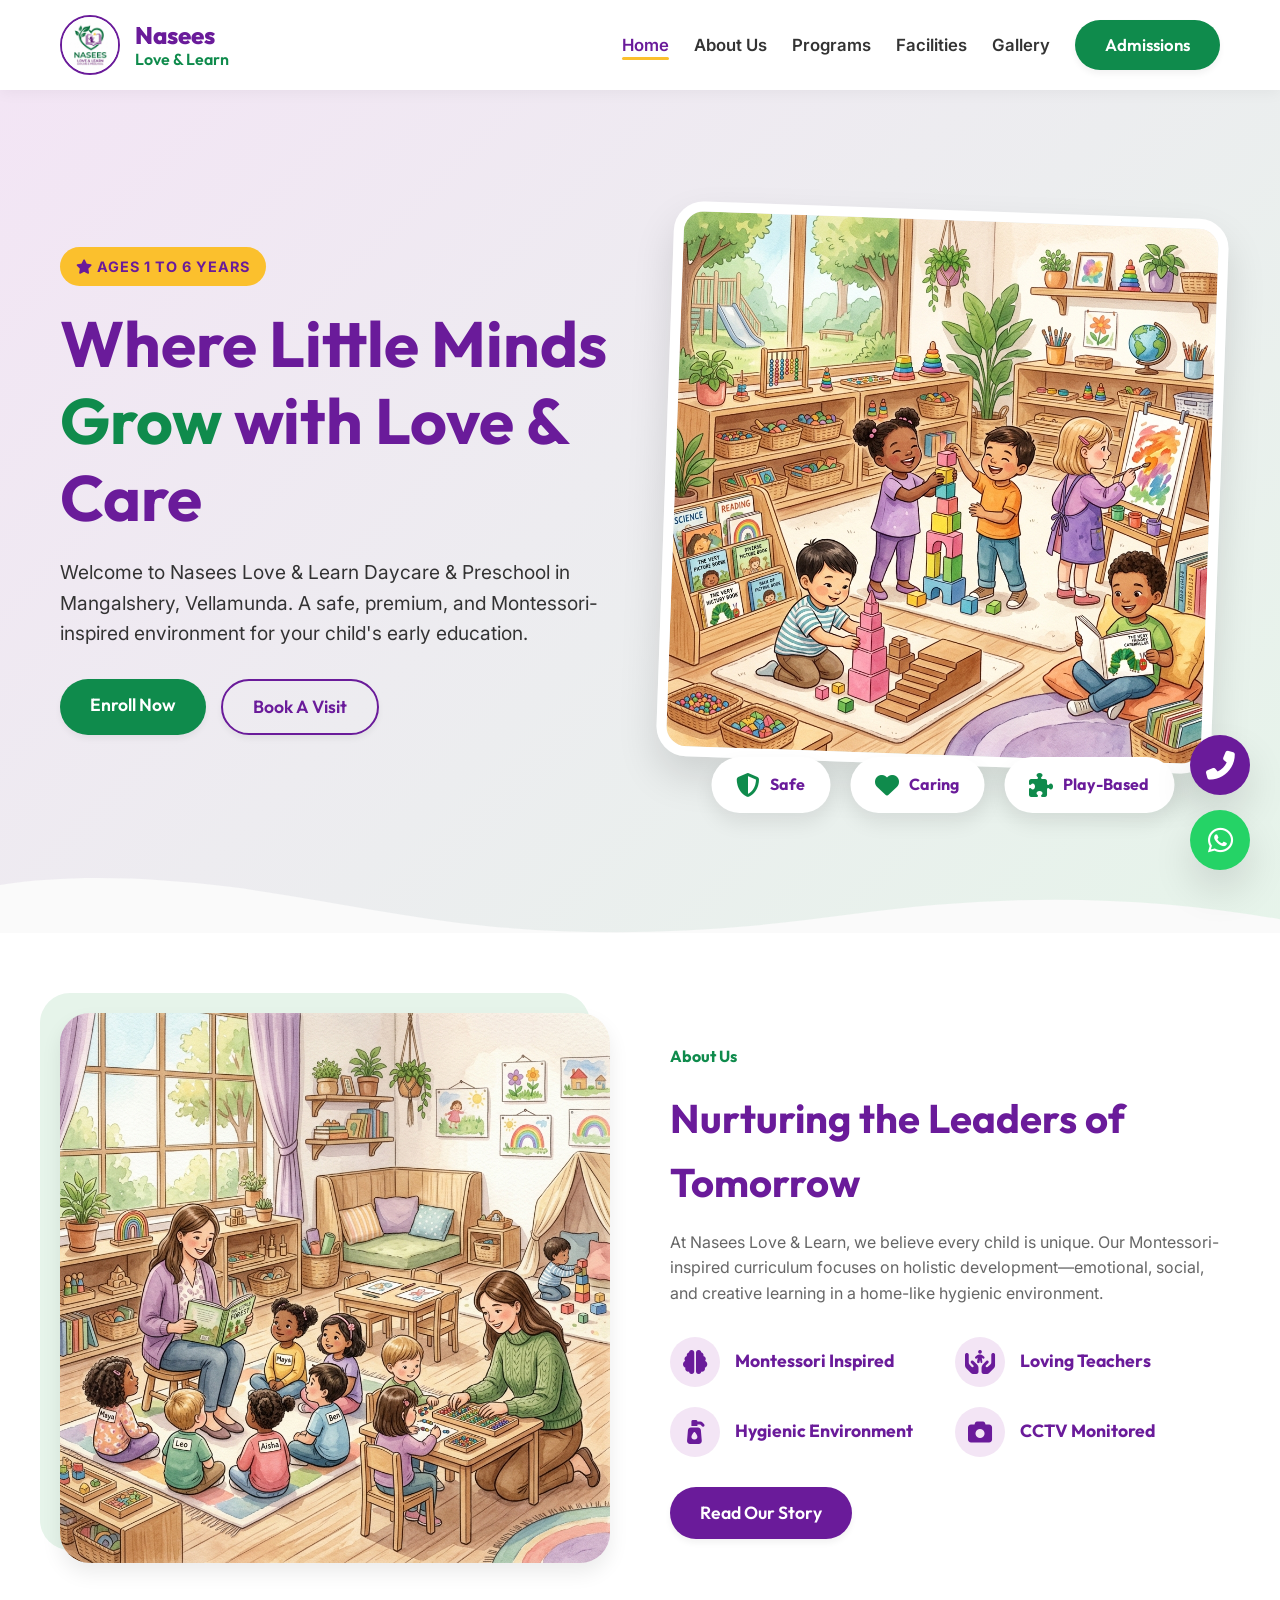
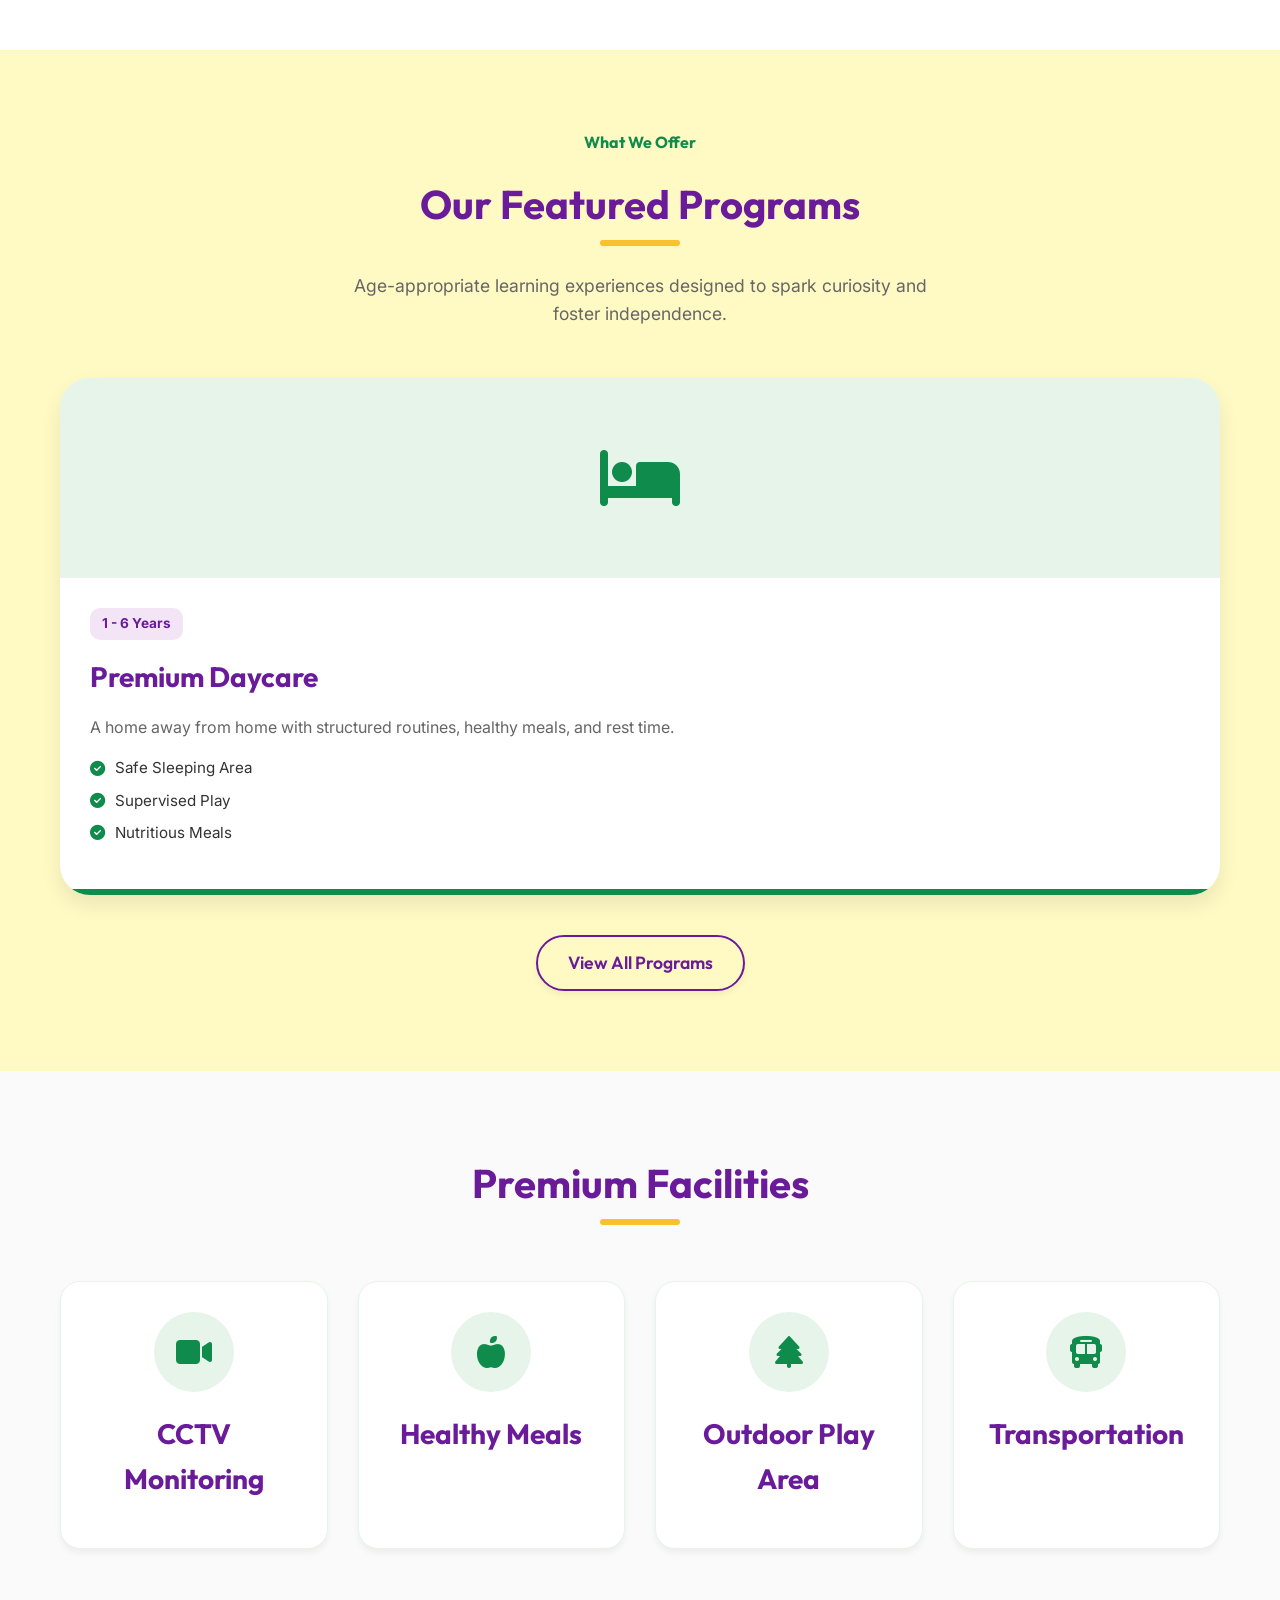
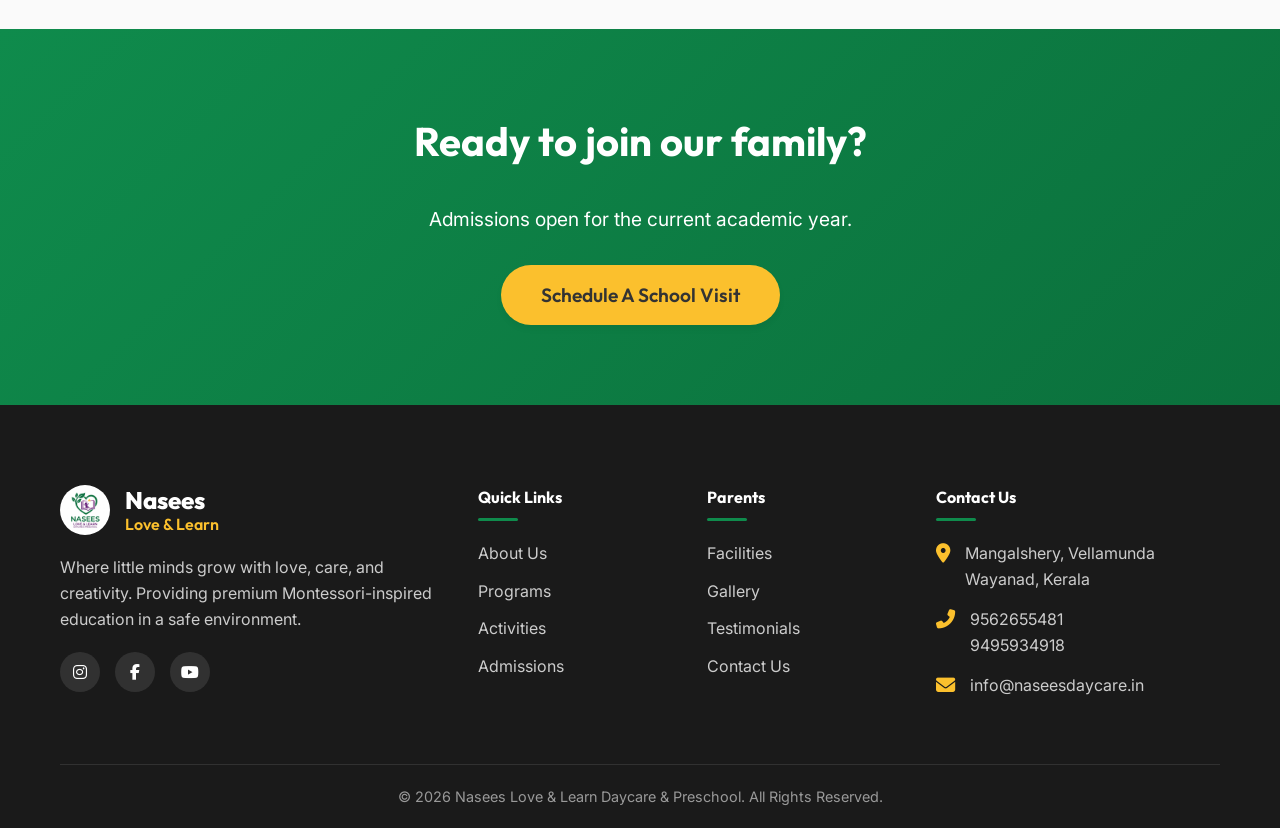
<file: index.html>
<!DOCTYPE html>
<html lang="en">
<head>
    <meta charset="UTF-8">
    <meta name="viewport" content="width=device-width, initial-scale=1.0">
    <title>Nasees Love & Learn Daycare & Preschool | Vellamunda</title>
    <meta name="description" content="Best Montessori-inspired daycare and preschool in Mangalshery, Vellamunda for kids aged 1-6 years. Safe environment, play-based learning, and caring teachers.">
    <meta name="google-site-verification" content="zxxIQJ_LNW7ix5Wt2FXTldjqKRWiNX_kegM1VCLg8W0" />
    
    <!-- Google Fonts -->
    <link rel="preconnect" href="https://fonts.googleapis.com">
    <link rel="preconnect" href="https://fonts.gstatic.com" crossorigin>
    <link href="https://fonts.googleapis.com/css2?family=Inter:wght@400;500;600&family=Outfit:wght@400;600;700;800&display=swap" rel="stylesheet">
    
    <!-- Font Awesome -->
    <link rel="stylesheet" href="https://cdnjs.cloudflare.com/ajax/libs/font-awesome/6.4.0/css/all.min.css">
    
    <!-- Custom CSS -->
    <link rel="stylesheet" href="style.css">
</head>
<body>

    <!-- Header / Navbar -->
    <header>
        <div class="navbar">
            <a href="index.html" class="logo-container">
                <img src="logo.png" alt="Nasees Daycare Logo" class="logo-img" onerror="this.src='https://placehold.co/100x100/0f8b4c/ffffff?text=Logo'">
                <div class="logo-text">
                    Nasees <span>Love & Learn</span>
                </div>
            </a>
            
            <ul class="nav-links">
                <li><a href="index.html" class="active">Home</a></li>
                <li><a href="about.html">About Us</a></li>
                <li><a href="programs.html">Programs</a></li>
                <li><a href="facilities.html">Facilities</a></li>
                <li><a href="gallery.html">Gallery</a></li>
                <li><a href="admissions.html" class="btn btn-primary" style="color: white;">Admissions</a></li>
            </ul>

            <button class="mobile-menu-btn"><i class="fas fa-bars"></i></button>
        </div>
    </header>

    <!-- Hero Section -->
    <section class="hero">
        <div class="container hero-container">
            <div class="hero-content">
                <div class="hero-tag floating-fast"><i class="fas fa-star text-purple"></i> Ages 1 to 6 Years</div>
                <h1>Where Little Minds <span>Grow</span> with Love & Care</h1>
                <p>Welcome to Nasees Love & Learn Daycare & Preschool in Mangalshery, Vellamunda. A safe, premium, and Montessori-inspired environment for your child's early education.</p>
                <div class="hero-btns">
                    <a href="admissions.html" class="btn btn-primary">Enroll Now</a>
                    <a href="contact.html" class="btn btn-outline bg-white">Book a Visit</a>
                </div>
            </div>
            <div class="hero-image floating-slow">
                <img src="hero_children.png" alt="Happy children at daycare" onerror="this.src='https://images.unsplash.com/photo-1544367567-0f2fcb009e0b?q=80&w=800&auto=format&fit=crop'">
                
                <!-- Trust Badges Overlay -->
                <div class="trust-badges">
                    <div class="badge"><i class="fas fa-shield-halved"></i> Safe</div>
                    <div class="badge"><i class="fas fa-heart"></i> Caring</div>
                    <div class="badge"><i class="fas fa-puzzle-piece"></i> Play-Based</div>
                </div>
            </div>
        </div>
        
        <!-- Shape Divider -->
        <div class="custom-shape-divider-bottom">
            <svg data-name="Layer 1" xmlns="http://www.w3.org/2000/svg" viewBox="0 0 1200 120" preserveAspectRatio="none">
                <path d="M321.39,56.44c58-10.79,114.16-30.13,172-41.86,82.39-16.72,168.19-17.73,250.45-.39C823.78,31,906.67,72,985.66,92.83c70.05,18.48,146.53,26.09,214.34,3V0H0V27.35A600.21,600.21,0,0,0,321.39,56.44Z" class="shape-fill"></path>
            </svg>
        </div>
    </section>

    <!-- About Section -->
    <section class="about section-padding">
        <div class="container about-grid">
            <div class="about-img">
                <img src="about_teachers.png" alt="Teachers caring for children" onerror="this.src='https://images.unsplash.com/photo-1503676260728-1c00da094a0b?q=80&w=800&auto=format&fit=crop'">
            </div>
            <div class="about-content">
                <h4 class="text-green text-uppercase font-weight-bold">About Us</h4>
                <h2>Nurturing the Leaders of Tomorrow</h2>
                <p>At Nasees Love & Learn, we believe every child is unique. Our Montessori-inspired curriculum focuses on holistic development—emotional, social, and creative learning in a home-like hygienic environment.</p>
                
                <div class="about-features">
                    <div class="feature-item">
                        <div class="feature-icon"><i class="fas fa-brain"></i></div>
                        <h4>Montessori Inspired</h4>
                    </div>
                    <div class="feature-item">
                        <div class="feature-icon"><i class="fas fa-hands-holding-child"></i></div>
                        <h4>Loving Teachers</h4>
                    </div>
                    <div class="feature-item">
                        <div class="feature-icon"><i class="fas fa-pump-soap"></i></div>
                        <h4>Hygienic Environment</h4>
                    </div>
                    <div class="feature-item">
                        <div class="feature-icon"><i class="fas fa-camera"></i></div>
                        <h4>CCTV Monitored</h4>
                    </div>
                </div>
                
                <div style="margin-top: 30px;">
                    <a href="about.html" class="btn btn-secondary">Read Our Story</a>
                </div>
            </div>
        </div>
    </section>

    <!-- Programs Section -->
    <section class="programs section-padding">
        <div class="container">
            <div class="section-title">
                <h4 class="text-green">What We Offer</h4>
                <h2>Our Featured Programs</h2>
                <p>Age-appropriate learning experiences designed to spark curiosity and foster independence.</p>
            </div>
            
            <div class="programs-grid">
                <!-- Daycare -->
                <div class="program-card">
                    <div class="program-img">
                        <i class="fas fa-bed"></i>
                    </div>
                    <div class="program-content">
                        <span class="program-age">1 - 6 Years</span>
                        <h3 class="text-purple">Premium Daycare</h3>
                        <p>A home away from home with structured routines, healthy meals, and rest time.</p>
                        <ul class="program-features">
                            <li><i class="fas fa-check-circle"></i> Safe Sleeping Area</li>
                            <li><i class="fas fa-check-circle"></i> Supervised Play</li>
                            <li><i class="fas fa-check-circle"></i> Nutritious Meals</li>
                        </ul>
                    </div>
                </div>
            </div>
            
            <div class="text-center" style="margin-top: 40px;">
                <a href="programs.html" class="btn btn-outline">View All Programs</a>
            </div>
        </div>
    </section>

    <!-- Facilities Preview -->
    <section class="section-padding bg-white">
        <div class="container">
            <div class="section-title">
                <h2>Premium Facilities</h2>
            </div>
            <div class="facilities-grid">
                <div class="facility-card">
                    <div class="facility-icon"><i class="fas fa-video"></i></div>
                    <h3>CCTV Monitoring</h3>
                </div>
                <div class="facility-card">
                    <div class="facility-icon"><i class="fas fa-apple-whole"></i></div>
                    <h3>Healthy Meals</h3>
                </div>
                <div class="facility-card">
                    <div class="facility-icon"><i class="fas fa-tree"></i></div>
                    <h3>Outdoor Play Area</h3>
                </div>
                <div class="facility-card">
                    <div class="facility-icon"><i class="fas fa-bus"></i></div>
                    <h3>Transportation</h3>
                </div>
            </div>
        </div>
    </section>

    <!-- CTA Section -->
    <section class="cta-section">
        <div class="container">
            <h2>Ready to join our family?</h2>
            <p style="font-size: 1.2rem; margin-top: 15px; margin-bottom: 10px;">Admissions open for the current academic year.</p>
            <a href="admissions.html" class="btn btn-yellow">Schedule a School Visit</a>
        </div>
    </section>

    <!-- Footer -->
    <footer>
        <div class="container">
            <div class="footer-grid">
                <div class="footer-about">
                    <div class="footer-logo">
                        <img src="logo.png" alt="Logo" style="width: 50px; border-radius: 50%;" onerror="this.src='https://placehold.co/50x50/0f8b4c/ffffff?text=Logo'">
                        <div class="logo-text">Nasees <span>Love & Learn</span></div>
                    </div>
                    <p>Where little minds grow with love, care, and creativity. Providing premium Montessori-inspired education in a safe environment.</p>
                    <div class="social-links">
                        <a href="https://instagram.com/naseesdaycare.in" target="_blank"><i class="fab fa-instagram"></i></a>
                        <a href="#"><i class="fab fa-facebook-f"></i></a>
                        <a href="#"><i class="fab fa-youtube"></i></a>
                    </div>
                </div>
                
                <div class="footer-links">
                    <h4>Quick Links</h4>
                    <ul>
                        <li><a href="about.html">About Us</a></li>
                        <li><a href="programs.html">Programs</a></li>
                        <li><a href="activities.html">Activities</a></li>
                        <li><a href="admissions.html">Admissions</a></li>
                    </ul>
                </div>
                
                <div class="footer-links">
                    <h4>Parents</h4>
                    <ul>
                        <li><a href="facilities.html">Facilities</a></li>
                        <li><a href="gallery.html">Gallery</a></li>
                        <li><a href="testimonials.html">Testimonials</a></li>
                        <li><a href="contact.html">Contact Us</a></li>
                    </ul>
                </div>
                
                <div class="footer-contact">
                    <h4>Contact Us</h4>
                    <ul class="contact-info">
                        <li>
                            <i class="fas fa-map-marker-alt"></i>
                            <a href="https://maps.app.goo.gl/W7PkPqn5uUHbgEjZ8" target="_blank" rel="noopener noreferrer" style="color: inherit; text-decoration: none; transition: opacity 0.2s;">
                                <span>Mangalshery, Vellamunda<br>Wayanad, Kerala</span>
                            </a>
                        </li>
                        <li>
                            <i class="fas fa-phone-alt"></i>
                            <div>
                                <span>9562655481</span><br>
                                <span>9495934918</span>
                            </div>
                        </li>
                        <li>
                            <i class="fas fa-envelope"></i>
                            <span>info@naseesdaycare.in</span>
                        </li>
                    </ul>
                </div>
            </div>
            
            <div class="copyright">
                &copy; <span id="year"></span> Nasees Love & Learn Daycare & Preschool. All Rights Reserved.
            </div>
        </div>
    </footer>

    <!-- Floating Actions -->
    <div class="floating-actions">
        <a href="tel:9562655481" class="float-btn call-btn" title="Call Now">
            <i class="fas fa-phone-alt"></i>
        </a>
        <a href="https://wa.me/919562655481" target="_blank" class="float-btn whatsapp-btn" title="WhatsApp Us">
            <i class="fab fa-whatsapp"></i>
        </a>
    </div>

    <!-- Scripts -->
    <script>
        // Set current year
        document.getElementById('year').textContent = new Date().getFullYear();
        
        // Mobile Menu Toggle
        const mobileMenuBtn = document.querySelector('.mobile-menu-btn');
        const navLinks = document.querySelector('.nav-links');
        
        if(mobileMenuBtn) {
            mobileMenuBtn.addEventListener('click', () => {
                navLinks.classList.toggle('active');
            });
        }
    </script>
</body>
</html>
</file>
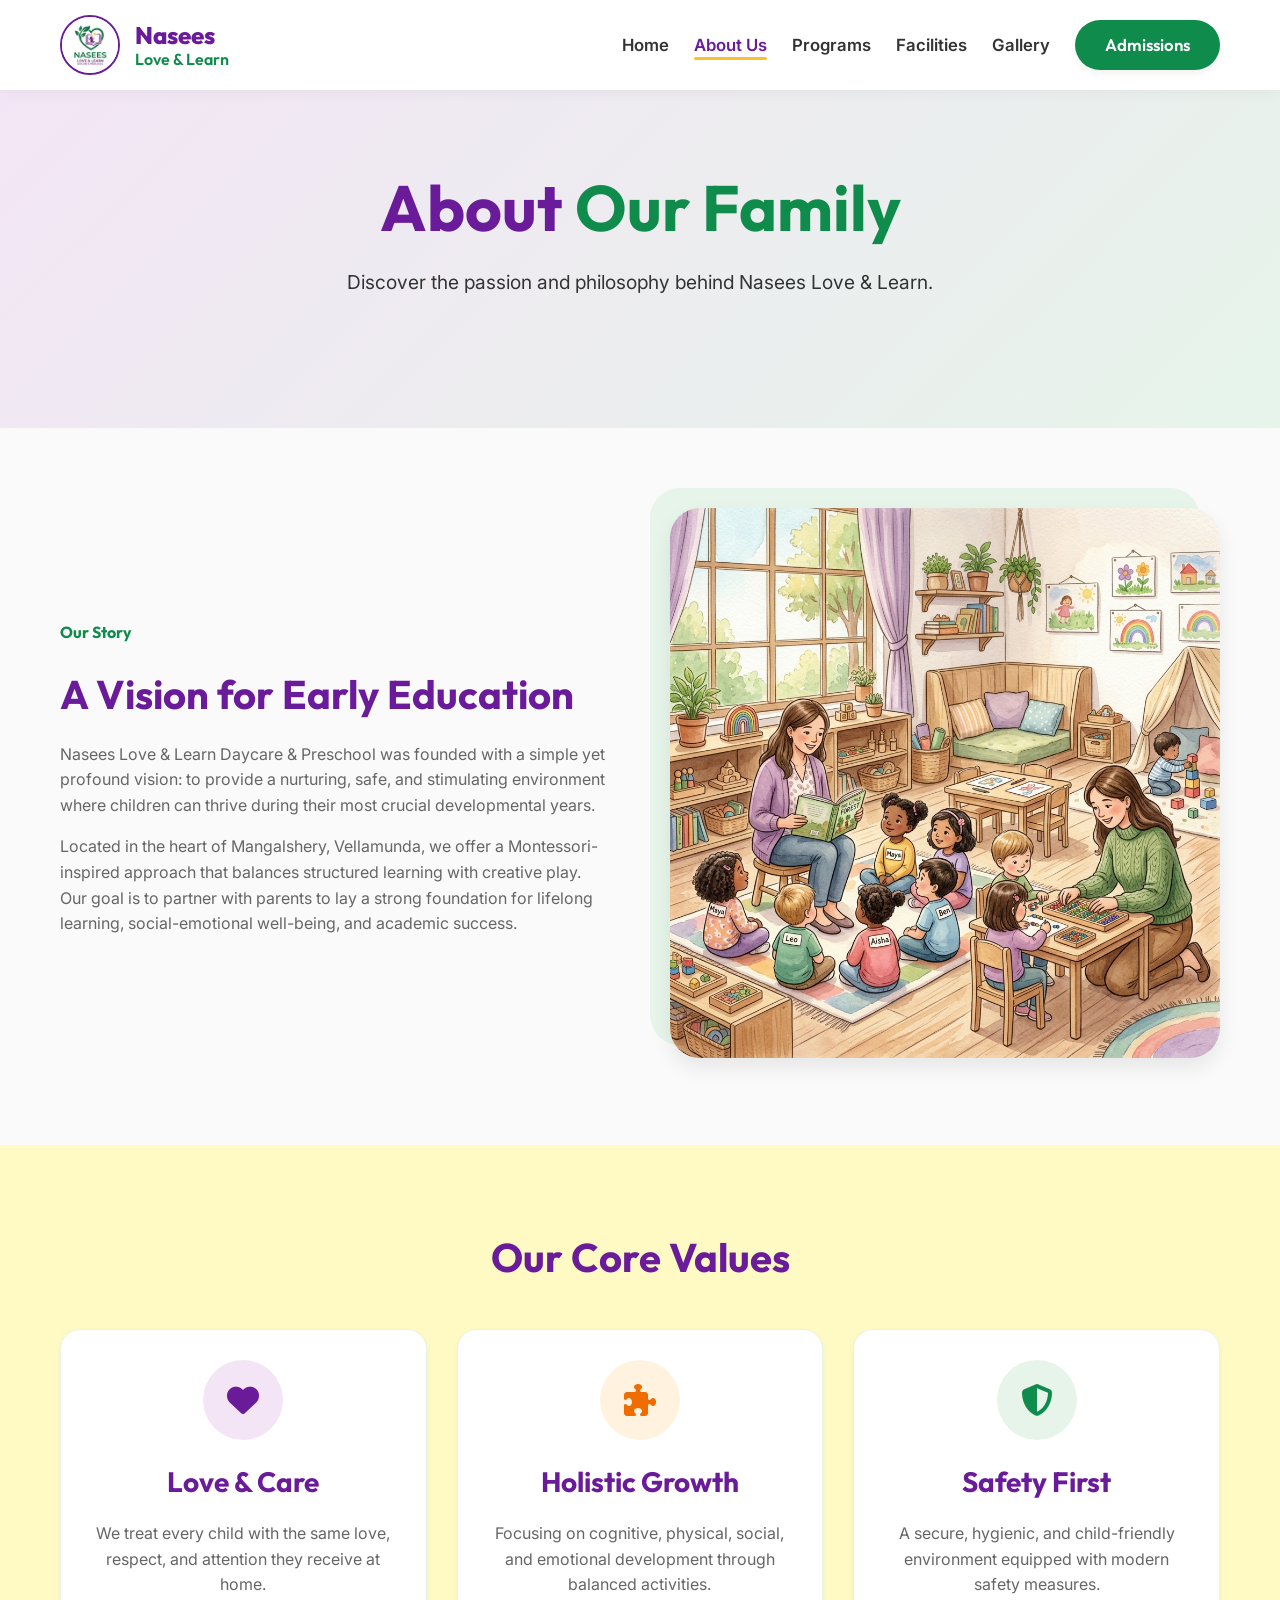
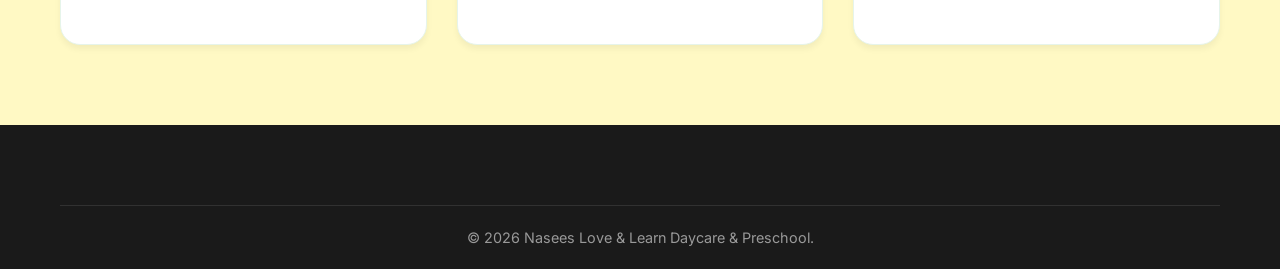
<file: about.html>
<!DOCTYPE html>
<html lang="en">
<head>
    <meta charset="UTF-8">
    <meta name="viewport" content="width=device-width, initial-scale=1.0">
    <title>About Us | Nasees Love & Learn Daycare</title>
    <link href="https://fonts.googleapis.com/css2?family=Inter:wght@400;500;600&family=Outfit:wght@400;600;700;800&display=swap" rel="stylesheet">
    <link rel="stylesheet" href="https://cdnjs.cloudflare.com/ajax/libs/font-awesome/6.4.0/css/all.min.css">
    <link rel="stylesheet" href="style.css">
</head>
<body>

    <header>
        <div class="navbar">
            <a href="index.html" class="logo-container">
                <img src="logo.png" alt="Nasees Daycare Logo" class="logo-img" onerror="this.src='https://placehold.co/100x100/0f8b4c/ffffff?text=Logo'">
                <div class="logo-text">Nasees <span>Love & Learn</span></div>
            </a>
            <ul class="nav-links">
                <li><a href="index.html">Home</a></li>
                <li><a href="about.html" class="active">About Us</a></li>
                <li><a href="programs.html">Programs</a></li>
                <li><a href="facilities.html">Facilities</a></li>
                <li><a href="gallery.html">Gallery</a></li>
                <li><a href="admissions.html" class="btn btn-primary" style="color: white;">Admissions</a></li>
            </ul>
            <button class="mobile-menu-btn"><i class="fas fa-bars"></i></button>
        </div>
    </header>

    <section class="hero" style="padding: 80px 0 100px; text-align: center;">
        <div class="container">
            <h1>About <span>Our Family</span></h1>
            <p>Discover the passion and philosophy behind Nasees Love & Learn.</p>
        </div>
    </section>

    <section class="section-padding bg-white">
        <div class="container about-grid">
            <div class="about-content">
                <h4 class="text-green">Our Story</h4>
                <h2>A Vision for Early Education</h2>
                <p>Nasees Love & Learn Daycare & Preschool was founded with a simple yet profound vision: to provide a nurturing, safe, and stimulating environment where children can thrive during their most crucial developmental years.</p>
                <p>Located in the heart of Mangalshery, Vellamunda, we offer a Montessori-inspired approach that balances structured learning with creative play. Our goal is to partner with parents to lay a strong foundation for lifelong learning, social-emotional well-being, and academic success.</p>
            </div>
            <div class="about-img">
                <img src="about_teachers.png" alt="Our teachers" onerror="this.src='https://images.unsplash.com/photo-1503676260728-1c00da094a0b?q=80&w=800&auto=format&fit=crop'">
            </div>
        </div>
    </section>

    <section class="section-padding" style="background-color: var(--light-yellow);">
        <div class="container text-center">
            <h2 class="text-purple" style="margin-bottom: 40px;">Our Core Values</h2>
            <div class="programs-grid">
                <div class="facility-card">
                    <div class="facility-icon" style="background: var(--light-purple); color: var(--primary-purple);"><i class="fas fa-heart"></i></div>
                    <h3>Love & Care</h3>
                    <p>We treat every child with the same love, respect, and attention they receive at home.</p>
                </div>
                <div class="facility-card">
                    <div class="facility-icon" style="background: #fff3e0; color: #ef6c00;"><i class="fas fa-puzzle-piece"></i></div>
                    <h3>Holistic Growth</h3>
                    <p>Focusing on cognitive, physical, social, and emotional development through balanced activities.</p>
                </div>
                <div class="facility-card">
                    <div class="facility-icon"><i class="fas fa-shield-halved"></i></div>
                    <h3>Safety First</h3>
                    <p>A secure, hygienic, and child-friendly environment equipped with modern safety measures.</p>
                </div>
            </div>
        </div>
    </section>

    <!-- Footer Include (Simplified for brevity, similar to index) -->
    <footer>
        <div class="container">
            <div class="copyright text-center">
                &copy; <span id="year"></span> Nasees Love & Learn Daycare & Preschool.
            </div>
        </div>
    </footer>

    <script>
        document.getElementById('year').textContent = new Date().getFullYear();
        const mobileMenuBtn = document.querySelector('.mobile-menu-btn');
        const navLinks = document.querySelector('.nav-links');
        if(mobileMenuBtn) {
            mobileMenuBtn.addEventListener('click', () => { navLinks.classList.toggle('active'); });
        }
    </script>
</body>
</html>
</file>
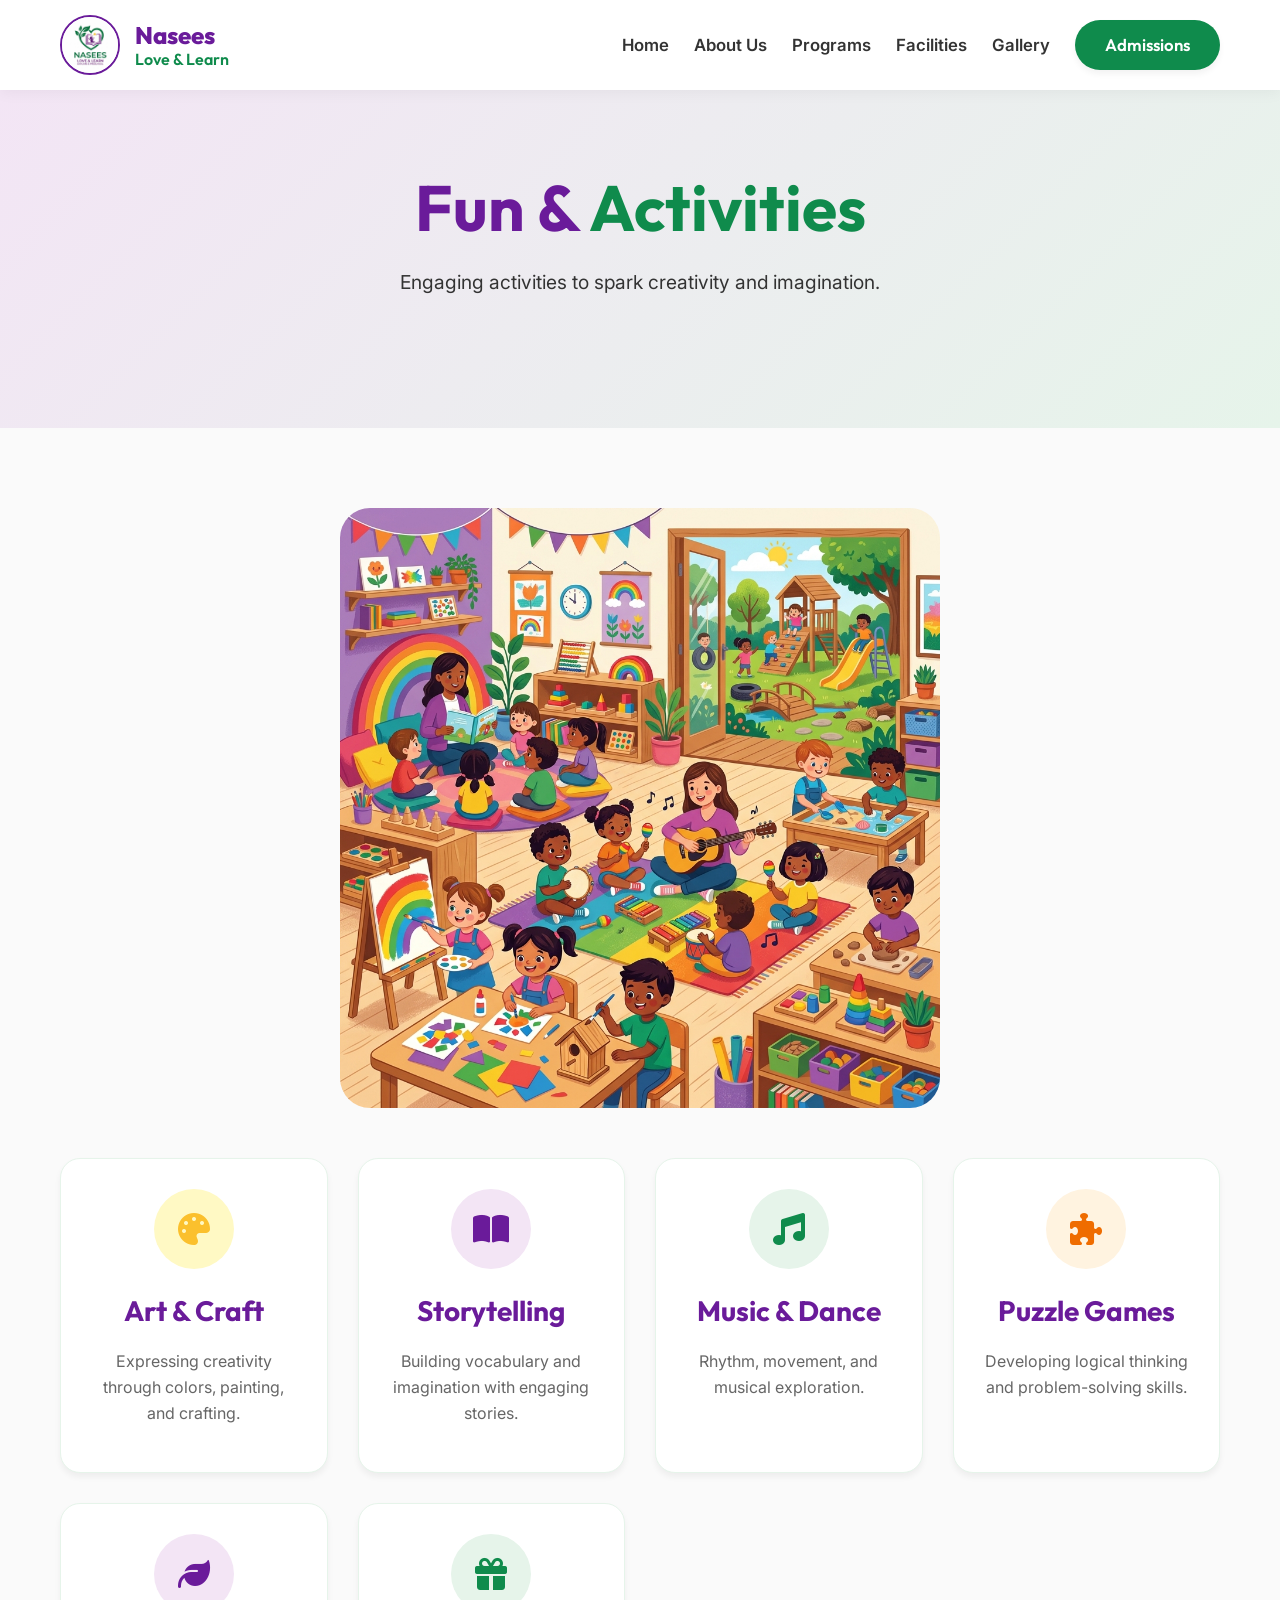
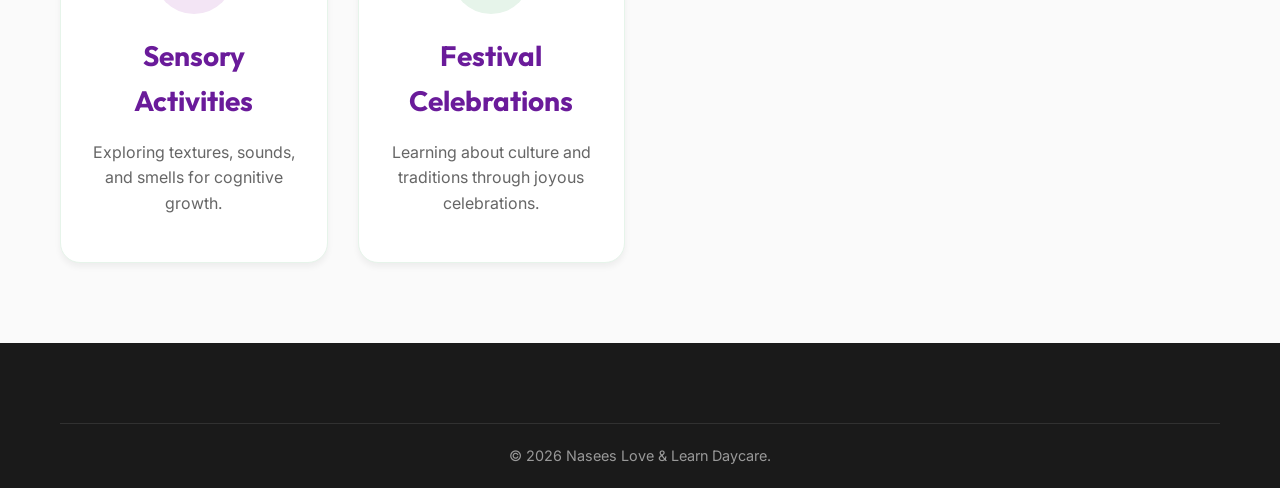
<file: activities.html>
<!DOCTYPE html>
<html lang="en">
<head>
    <meta charset="UTF-8">
    <meta name="viewport" content="width=device-width, initial-scale=1.0">
    <title>Activities | Nasees Love & Learn Daycare</title>
    <link href="https://fonts.googleapis.com/css2?family=Inter:wght@400;500;600&family=Outfit:wght@400;600;700;800&display=swap" rel="stylesheet">
    <link rel="stylesheet" href="https://cdnjs.cloudflare.com/ajax/libs/font-awesome/6.4.0/css/all.min.css">
    <link rel="stylesheet" href="style.css">
</head>
<body>

    <header>
        <div class="navbar">
            <a href="index.html" class="logo-container">
                <img src="logo.png" alt="Nasees Daycare Logo" class="logo-img" onerror="this.src='https://placehold.co/100x100/0f8b4c/ffffff?text=Logo'">
                <div class="logo-text">Nasees <span>Love & Learn</span></div>
            </a>
            <ul class="nav-links">
                <li><a href="index.html">Home</a></li>
                <li><a href="about.html">About Us</a></li>
                <li><a href="programs.html">Programs</a></li>
                <li><a href="facilities.html">Facilities</a></li>
                <li><a href="gallery.html">Gallery</a></li>
                <li><a href="admissions.html" class="btn btn-primary" style="color: white;">Admissions</a></li>
            </ul>
            <button class="mobile-menu-btn"><i class="fas fa-bars"></i></button>
        </div>
    </header>

    <section class="hero" style="padding: 80px 0 100px; text-align: center;">
        <div class="container">
            <h1>Fun & <span>Activities</span></h1>
            <p>Engaging activities to spark creativity and imagination.</p>
        </div>
    </section>

    <section class="section-padding bg-white">
        <div class="container">
            <div style="text-align: center; margin-bottom: 50px;">
                <img src="activities_art.png" alt="Kids Activities" style="max-width: 600px; margin: 0 auto; display: block; border-radius: var(--rounded-lg);">
            </div>
            
            <div class="facilities-grid">
                <div class="facility-card">
                    <div class="facility-icon" style="background: var(--light-yellow); color: var(--primary-yellow);"><i class="fas fa-palette"></i></div>
                    <h3>Art & Craft</h3>
                    <p>Expressing creativity through colors, painting, and crafting.</p>
                </div>
                <div class="facility-card">
                    <div class="facility-icon" style="background: var(--light-purple); color: var(--primary-purple);"><i class="fas fa-book-open"></i></div>
                    <h3>Storytelling</h3>
                    <p>Building vocabulary and imagination with engaging stories.</p>
                </div>
                <div class="facility-card">
                    <div class="facility-icon"><i class="fas fa-music"></i></div>
                    <h3>Music & Dance</h3>
                    <p>Rhythm, movement, and musical exploration.</p>
                </div>
                <div class="facility-card">
                    <div class="facility-icon" style="background: #fff3e0; color: #ef6c00;"><i class="fas fa-puzzle-piece"></i></div>
                    <h3>Puzzle Games</h3>
                    <p>Developing logical thinking and problem-solving skills.</p>
                </div>
                <div class="facility-card">
                    <div class="facility-icon" style="background: var(--light-purple); color: var(--primary-purple);"><i class="fas fa-leaf"></i></div>
                    <h3>Sensory Activities</h3>
                    <p>Exploring textures, sounds, and smells for cognitive growth.</p>
                </div>
                <div class="facility-card">
                    <div class="facility-icon"><i class="fas fa-gift"></i></div>
                    <h3>Festival Celebrations</h3>
                    <p>Learning about culture and traditions through joyous celebrations.</p>
                </div>
            </div>
        </div>
    </section>

    <footer>
        <div class="container text-center">
            <div class="copyright">&copy; <span id="year"></span> Nasees Love & Learn Daycare.</div>
        </div>
    </footer>
    <script>
        document.getElementById('year').textContent = new Date().getFullYear();
        const mobileMenuBtn = document.querySelector('.mobile-menu-btn');
        const navLinks = document.querySelector('.nav-links');
        if(mobileMenuBtn) {
            mobileMenuBtn.addEventListener('click', () => { navLinks.classList.toggle('active'); });
        }
    </script>
</body>
</html>
</file>
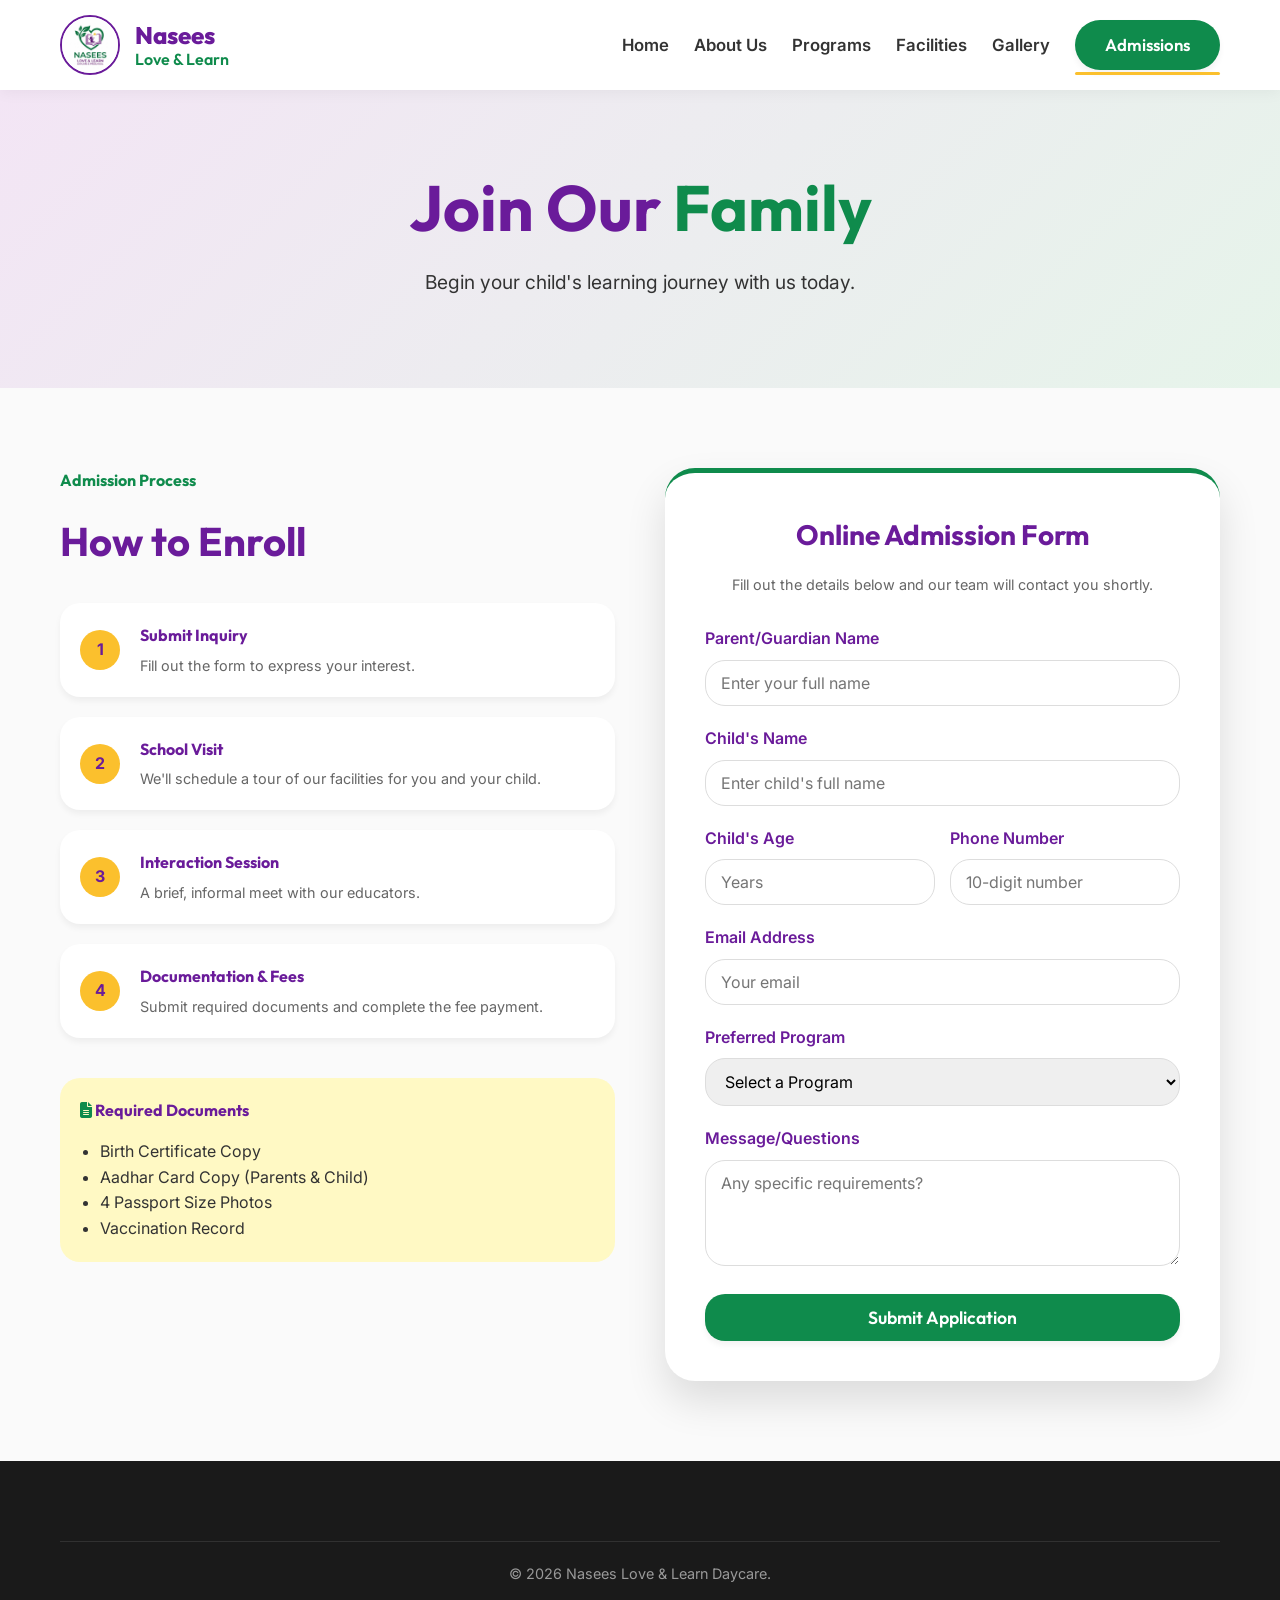
<file: admissions.html>
<!DOCTYPE html>
<html lang="en">
<head>
    <meta charset="UTF-8">
    <meta name="viewport" content="width=device-width, initial-scale=1.0">
    <title>Admissions | Nasees Love & Learn Daycare</title>
    <link href="https://fonts.googleapis.com/css2?family=Inter:wght@400;500;600&family=Outfit:wght@400;600;700;800&display=swap" rel="stylesheet">
    <link rel="stylesheet" href="https://cdnjs.cloudflare.com/ajax/libs/font-awesome/6.4.0/css/all.min.css">
    <link rel="stylesheet" href="style.css">
    <style>
        .admission-grid {
            display: grid;
            grid-template-columns: 1fr 1fr;
            gap: 50px;
        }
        .form-container {
            background: var(--white);
            padding: 40px;
            border-radius: var(--rounded-lg);
            box-shadow: var(--shadow-lg);
            border-top: 5px solid var(--primary-green);
        }
        .form-group {
            margin-bottom: 20px;
        }
        .form-group label {
            display: block;
            margin-bottom: 8px;
            font-weight: 600;
            color: var(--primary-purple);
        }
        .form-control {
            width: 100%;
            padding: 12px 15px;
            border: 1px solid #ddd;
            border-radius: var(--rounded-md);
            font-family: var(--font-body);
            font-size: 1rem;
            transition: var(--transition);
        }
        .form-control:focus {
            outline: none;
            border-color: var(--primary-green);
            box-shadow: 0 0 0 3px rgba(15, 139, 76, 0.1);
        }
        .step-card {
            background: var(--white);
            padding: 20px;
            border-radius: var(--rounded-md);
            margin-bottom: 20px;
            display: flex;
            gap: 20px;
            align-items: center;
            box-shadow: var(--shadow-sm);
        }
        .step-number {
            width: 40px;
            height: 40px;
            background: var(--primary-yellow);
            color: var(--primary-purple);
            font-weight: bold;
            border-radius: 50%;
            display: flex;
            justify-content: center;
            align-items: center;
            flex-shrink: 0;
        }
        @media (max-width: 768px) {
            .admission-grid { grid-template-columns: 1fr; }
        }
    </style>
</head>
<body>

    <header>
        <div class="navbar">
            <a href="index.html" class="logo-container">
                <img src="logo.png" alt="Nasees Daycare Logo" class="logo-img" onerror="this.src='https://placehold.co/100x100/0f8b4c/ffffff?text=Logo'">
                <div class="logo-text">Nasees <span>Love & Learn</span></div>
            </a>
            <ul class="nav-links">
                <li><a href="index.html">Home</a></li>
                <li><a href="about.html">About Us</a></li>
                <li><a href="programs.html">Programs</a></li>
                <li><a href="facilities.html">Facilities</a></li>
                <li><a href="gallery.html">Gallery</a></li>
                <li><a href="admissions.html" class="btn btn-primary active" style="color: white;">Admissions</a></li>
            </ul>
            <button class="mobile-menu-btn"><i class="fas fa-bars"></i></button>
        </div>
    </header>

    <section class="hero" style="padding: 80px 0 60px; text-align: center;">
        <div class="container">
            <h1>Join Our <span>Family</span></h1>
            <p>Begin your child's learning journey with us today.</p>
        </div>
    </section>

    <section class="section-padding bg-white">
        <div class="container admission-grid">
            
            <div class="admission-info">
                <h4 class="text-green">Admission Process</h4>
                <h2 style="margin-bottom: 30px;">How to Enroll</h2>
                
                <div class="step-card">
                    <div class="step-number">1</div>
                    <div>
                        <h4 style="margin-bottom: 5px;">Submit Inquiry</h4>
                        <p style="margin-bottom: 0; font-size: 0.9rem;">Fill out the form to express your interest.</p>
                    </div>
                </div>
                <div class="step-card">
                    <div class="step-number">2</div>
                    <div>
                        <h4 style="margin-bottom: 5px;">School Visit</h4>
                        <p style="margin-bottom: 0; font-size: 0.9rem;">We'll schedule a tour of our facilities for you and your child.</p>
                    </div>
                </div>
                <div class="step-card">
                    <div class="step-number">3</div>
                    <div>
                        <h4 style="margin-bottom: 5px;">Interaction Session</h4>
                        <p style="margin-bottom: 0; font-size: 0.9rem;">A brief, informal meet with our educators.</p>
                    </div>
                </div>
                <div class="step-card">
                    <div class="step-number">4</div>
                    <div>
                        <h4 style="margin-bottom: 5px;">Documentation & Fees</h4>
                        <p style="margin-bottom: 0; font-size: 0.9rem;">Submit required documents and complete the fee payment.</p>
                    </div>
                </div>

                <div style="margin-top: 40px; background: var(--light-yellow); padding: 20px; border-radius: var(--rounded-md);">
                    <h4 class="text-purple"><i class="fas fa-file-lines text-green"></i> Required Documents</h4>
                    <ul style="margin-top: 10px; padding-left: 20px; list-style-type: disc;">
                        <li>Birth Certificate Copy</li>
                        <li>Aadhar Card Copy (Parents & Child)</li>
                        <li>4 Passport Size Photos</li>
                        <li>Vaccination Record</li>
                    </ul>
                </div>
            </div>

            <div class="form-container">
                <h3 class="text-center">Online Admission Form</h3>
                <p class="text-center" style="font-size: 0.9rem; margin-bottom: 30px;">Fill out the details below and our team will contact you shortly.</p>
                
                <form action="https://formsubmit.co/nasihkp0271@gmail.com" method="POST">
                    <input type="hidden" name="_captcha" value="false">
                    <input type="hidden" name="_subject" value="New Admission Application">
                    <div class="form-group">
                        <label for="parentName">Parent/Guardian Name</label>
                        <input type="text" id="parentName" name="parentName" class="form-control" required placeholder="Enter your full name">
                    </div>
                    <div class="form-group">
                        <label for="childName">Child's Name</label>
                        <input type="text" id="childName" name="childName" class="form-control" required placeholder="Enter child's full name">
                    </div>
                    <div class="form-grid" style="display: grid; grid-template-columns: 1fr 1fr; gap: 15px;">
                        <div class="form-group">
                            <label for="childAge">Child's Age</label>
                            <input type="number" id="childAge" name="childAge" class="form-control" required placeholder="Years">
                        </div>
                        <div class="form-group">
                            <label for="phone">Phone Number</label>
                            <input type="tel" id="phone" name="phone" class="form-control" required placeholder="10-digit number">
                        </div>
                    </div>
                    <div class="form-group">
                        <label for="email">Email Address</label>
                        <input type="email" id="email" name="email" class="form-control" required placeholder="Your email">
                    </div>
                    <div class="form-group">
                        <label for="program">Preferred Program</label>
                        <select id="program" name="program" class="form-control" required>
                            <option value="">Select a Program</option>
                            <option value="daycare">Daycare</option>
                        </select>
                    </div>
                    <div class="form-group">
                        <label for="message">Message/Questions</label>
                        <textarea id="message" name="message" class="form-control" rows="4" placeholder="Any specific requirements?"></textarea>
                    </div>
                    <button type="submit" class="btn btn-primary" style="width: 100%; border-radius: var(--rounded-md);">Submit Application</button>
                </form>
            </div>

        </div>
    </section>

    <footer>
        <div class="container text-center">
            <div class="copyright">&copy; <span id="year"></span> Nasees Love & Learn Daycare.</div>
        </div>
    </footer>
    <script>
        document.getElementById('year').textContent = new Date().getFullYear();
        const mobileMenuBtn = document.querySelector('.mobile-menu-btn');
        const navLinks = document.querySelector('.nav-links');
        if(mobileMenuBtn) {
            mobileMenuBtn.addEventListener('click', () => { navLinks.classList.toggle('active'); });
        }
    </script>
</body>
</html>
</file>
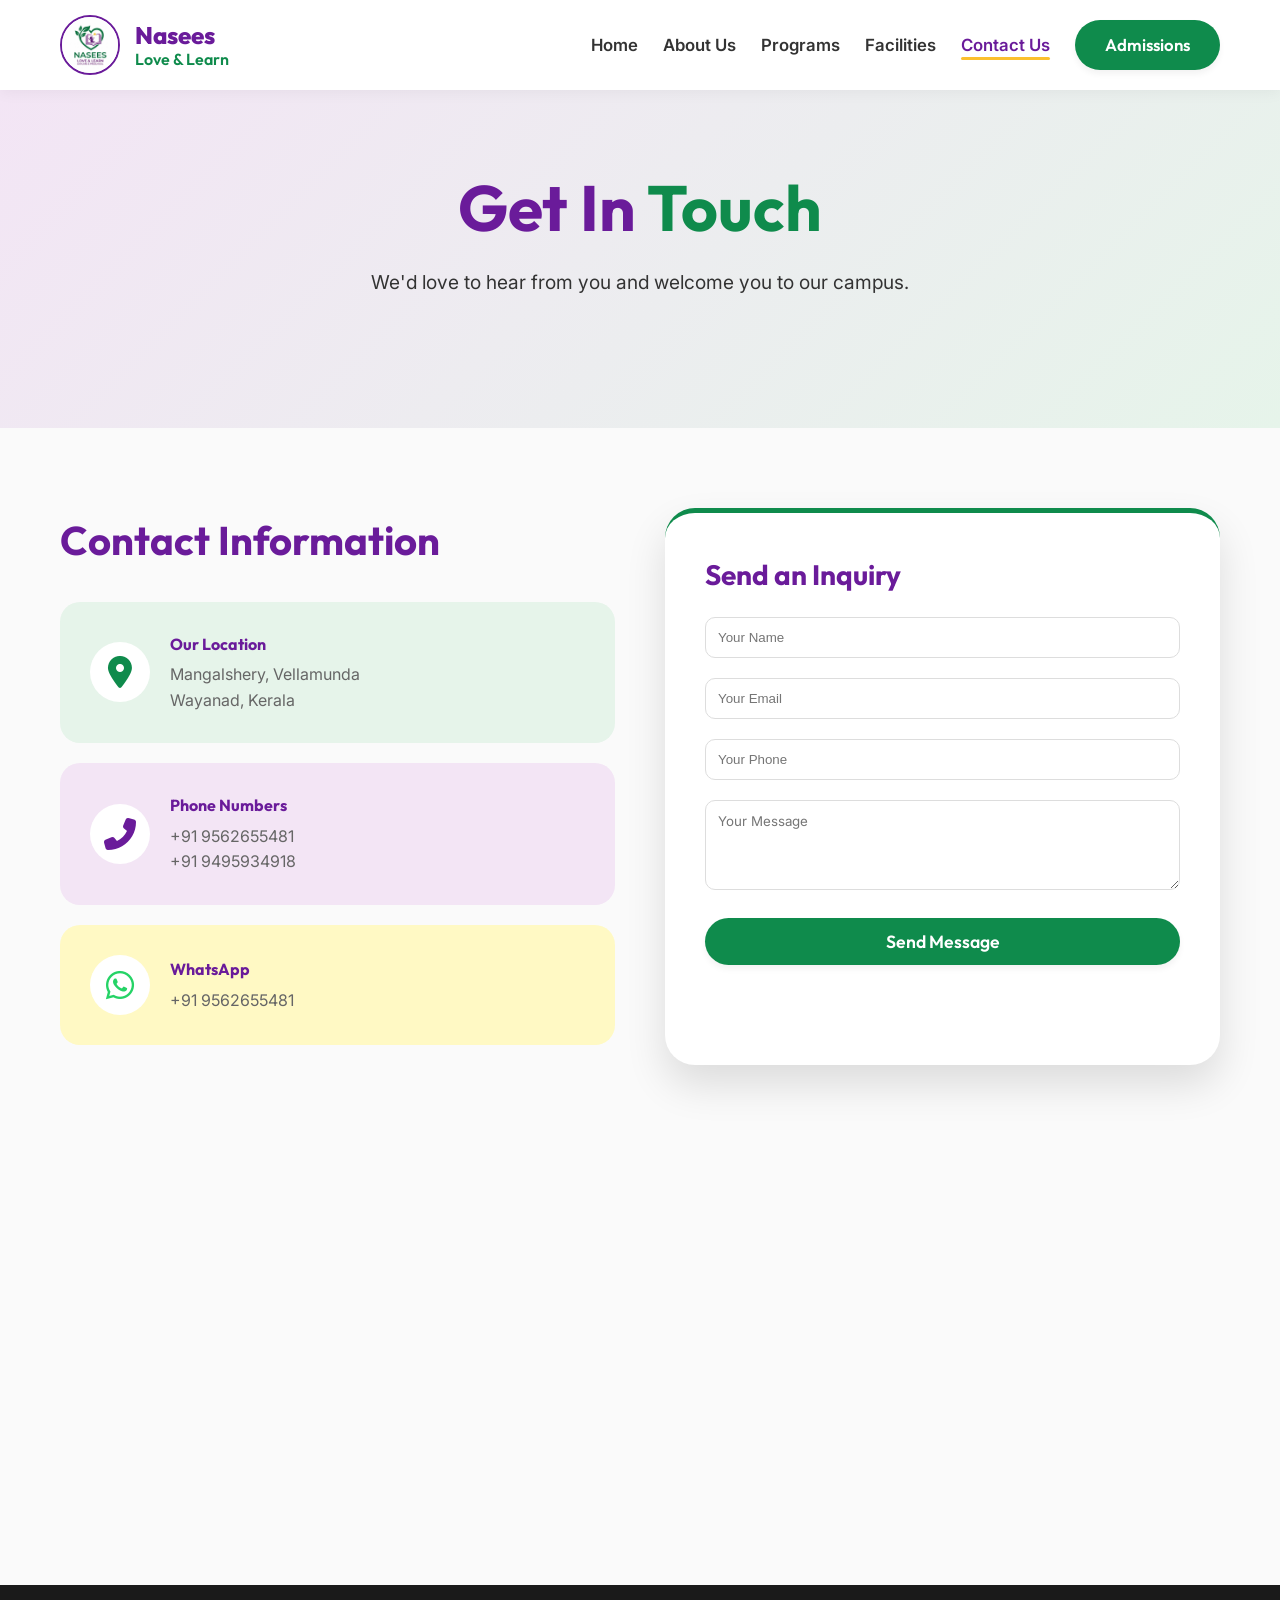
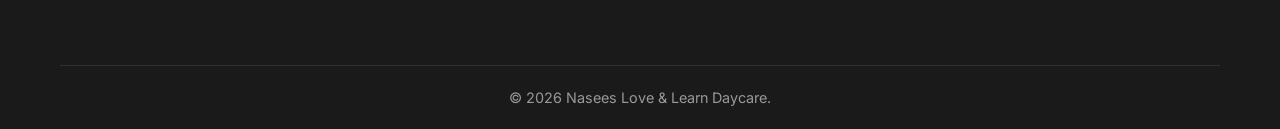
<file: contact.html>
<!DOCTYPE html>
<html lang="en">
<head>
    <meta charset="UTF-8">
    <meta name="viewport" content="width=device-width, initial-scale=1.0">
    <title>Contact Us | Nasees Love & Learn Daycare</title>
    <link href="https://fonts.googleapis.com/css2?family=Inter:wght@400;500;600&family=Outfit:wght@400;600;700;800&display=swap" rel="stylesheet">
    <link rel="stylesheet" href="https://cdnjs.cloudflare.com/ajax/libs/font-awesome/6.4.0/css/all.min.css">
    <link rel="stylesheet" href="style.css">
    <style>
        .contact-grid {
            display: grid;
            grid-template-columns: 1fr 1fr;
            gap: 50px;
        }
        .contact-card {
            background: var(--light-green);
            padding: 30px;
            border-radius: var(--rounded-md);
            margin-bottom: 20px;
            display: flex;
            align-items: center;
            gap: 20px;
        }
        .contact-card i {
            font-size: 2rem;
            color: var(--primary-green);
            background: var(--white);
            width: 60px;
            height: 60px;
            display: flex;
            align-items: center;
            justify-content: center;
            border-radius: 50%;
        }
        .map-container {
            width: 100%;
            height: 400px;
            border-radius: var(--rounded-md);
            overflow: hidden;
            margin-top: 40px;
        }
        @media (max-width: 768px) {
            .contact-grid { grid-template-columns: 1fr; }
        }
    </style>
</head>
<body>

    <header>
        <div class="navbar">
            <a href="index.html" class="logo-container">
                <img src="logo.png" alt="Nasees Daycare Logo" class="logo-img" onerror="this.src='https://placehold.co/100x100/0f8b4c/ffffff?text=Logo'">
                <div class="logo-text">Nasees <span>Love & Learn</span></div>
            </a>
            <ul class="nav-links">
                <li><a href="index.html">Home</a></li>
                <li><a href="about.html">About Us</a></li>
                <li><a href="programs.html">Programs</a></li>
                <li><a href="facilities.html">Facilities</a></li>
                <li><a href="contact.html" class="active">Contact Us</a></li>
                <li><a href="admissions.html" class="btn btn-primary" style="color: white;">Admissions</a></li>
            </ul>
            <button class="mobile-menu-btn"><i class="fas fa-bars"></i></button>
        </div>
    </header>

    <section class="hero" style="padding: 80px 0 100px; text-align: center;">
        <div class="container">
            <h1>Get In <span>Touch</span></h1>
            <p>We'd love to hear from you and welcome you to our campus.</p>
        </div>
    </section>

    <section class="section-padding bg-white">
        <div class="container contact-grid">
            
            <div>
                <h2 style="margin-bottom: 30px;">Contact Information</h2>
                
                <a href="https://maps.app.goo.gl/W7PkPqn5uUHbgEjZ8" target="_blank" rel="noopener noreferrer" class="contact-card" style="text-decoration: none; color: inherit; display: flex; transition: transform 0.2s, box-shadow 0.2s;">
                    <i class="fas fa-map-marker-alt"></i>
                    <div>
                        <h4 style="margin-bottom: 5px;">Our Location</h4>
                        <p style="margin-bottom: 0;">Mangalshery, Vellamunda<br>Wayanad, Kerala</p>
                    </div>
                </a>

                <div class="contact-card" style="background: var(--light-purple);">
                    <i class="fas fa-phone-alt" style="color: var(--primary-purple);"></i>
                    <div>
                        <h4 style="margin: 0; margin-bottom: 5px;">Phone Numbers</h4>
                        <p style="margin: 0;">+91 9562655481<br>+91 9495934918</p>
                    </div>
                </div>

                <div class="contact-card" style="background: var(--light-yellow);">
                    <i class="fab fa-whatsapp" style="color: #25d366;"></i>
                    <div>
                        <h4 style="margin: 0; margin-bottom: 5px;">WhatsApp</h4>
                        <p style="margin: 0;">+91 9562655481</p>
                    </div>
                </div>
            </div>

            <div style="background: var(--white); padding: 40px; border-radius: var(--rounded-lg); box-shadow: var(--shadow-lg); border-top: 5px solid var(--primary-green);">
                <h3 style="margin-bottom: 20px;">Send an Inquiry</h3>
                <form action="https://formsubmit.co/nasihkp0271@gmail.com" method="POST">
                    <input type="hidden" name="_captcha" value="false">
                    <input type="hidden" name="_subject" value="New Contact Inquiry from Daycare Website">
                    <div style="margin-bottom: 20px;">
                        <input type="text" name="name" placeholder="Your Name" required style="width: 100%; padding: 12px; border: 1px solid #ddd; border-radius: var(--rounded-sm);">
                    </div>
                    <div style="margin-bottom: 20px;">
                        <input type="email" name="email" placeholder="Your Email" required style="width: 100%; padding: 12px; border: 1px solid #ddd; border-radius: var(--rounded-sm);">
                    </div>
                    <div style="margin-bottom: 20px;">
                        <input type="tel" name="phone" placeholder="Your Phone" required style="width: 100%; padding: 12px; border: 1px solid #ddd; border-radius: var(--rounded-sm);">
                    </div>
                    <div style="margin-bottom: 20px;">
                        <textarea name="message" placeholder="Your Message" rows="4" required style="width: 100%; padding: 12px; border: 1px solid #ddd; border-radius: var(--rounded-sm); font-family: inherit;"></textarea>
                    </div>
                    <button type="submit" class="btn btn-primary" style="width: 100%;">Send Message</button>
                </form>
            </div>
        </div>

        <div class="container map-container">
            <!-- Google Maps Embed for Naseesdaycare -->
            <iframe src="https://www.google.com/maps/embed?pb=!1m18!1m12!1m3!1d3905.77665796939!2d75.9293641!3d11.7369422!2m3!1f0!2f0!3f0!3m2!1i1024!2i768!4f13.1!3m3!1m2!1s0x3ba5d90e8ac43a65%3A0xd16d10c273727bd!2sNaseesdaycare!5e0!3m2!1sen!2sin!4v1717000000000!5m2!1sen!2sin" width="100%" height="100%" style="border:0;" allowfullscreen="" loading="lazy" referrerpolicy="no-referrer-when-downgrade"></iframe>
        </div>
    </section>

    <footer>
        <div class="container text-center">
            <div class="copyright">&copy; <span id="year"></span> Nasees Love & Learn Daycare.</div>
        </div>
    </footer>
    <script>
        document.getElementById('year').textContent = new Date().getFullYear();
        const mobileMenuBtn = document.querySelector('.mobile-menu-btn');
        const navLinks = document.querySelector('.nav-links');
        if(mobileMenuBtn) {
            mobileMenuBtn.addEventListener('click', () => { navLinks.classList.toggle('active'); });
        }
    </script>
</body>
</html>
</file>
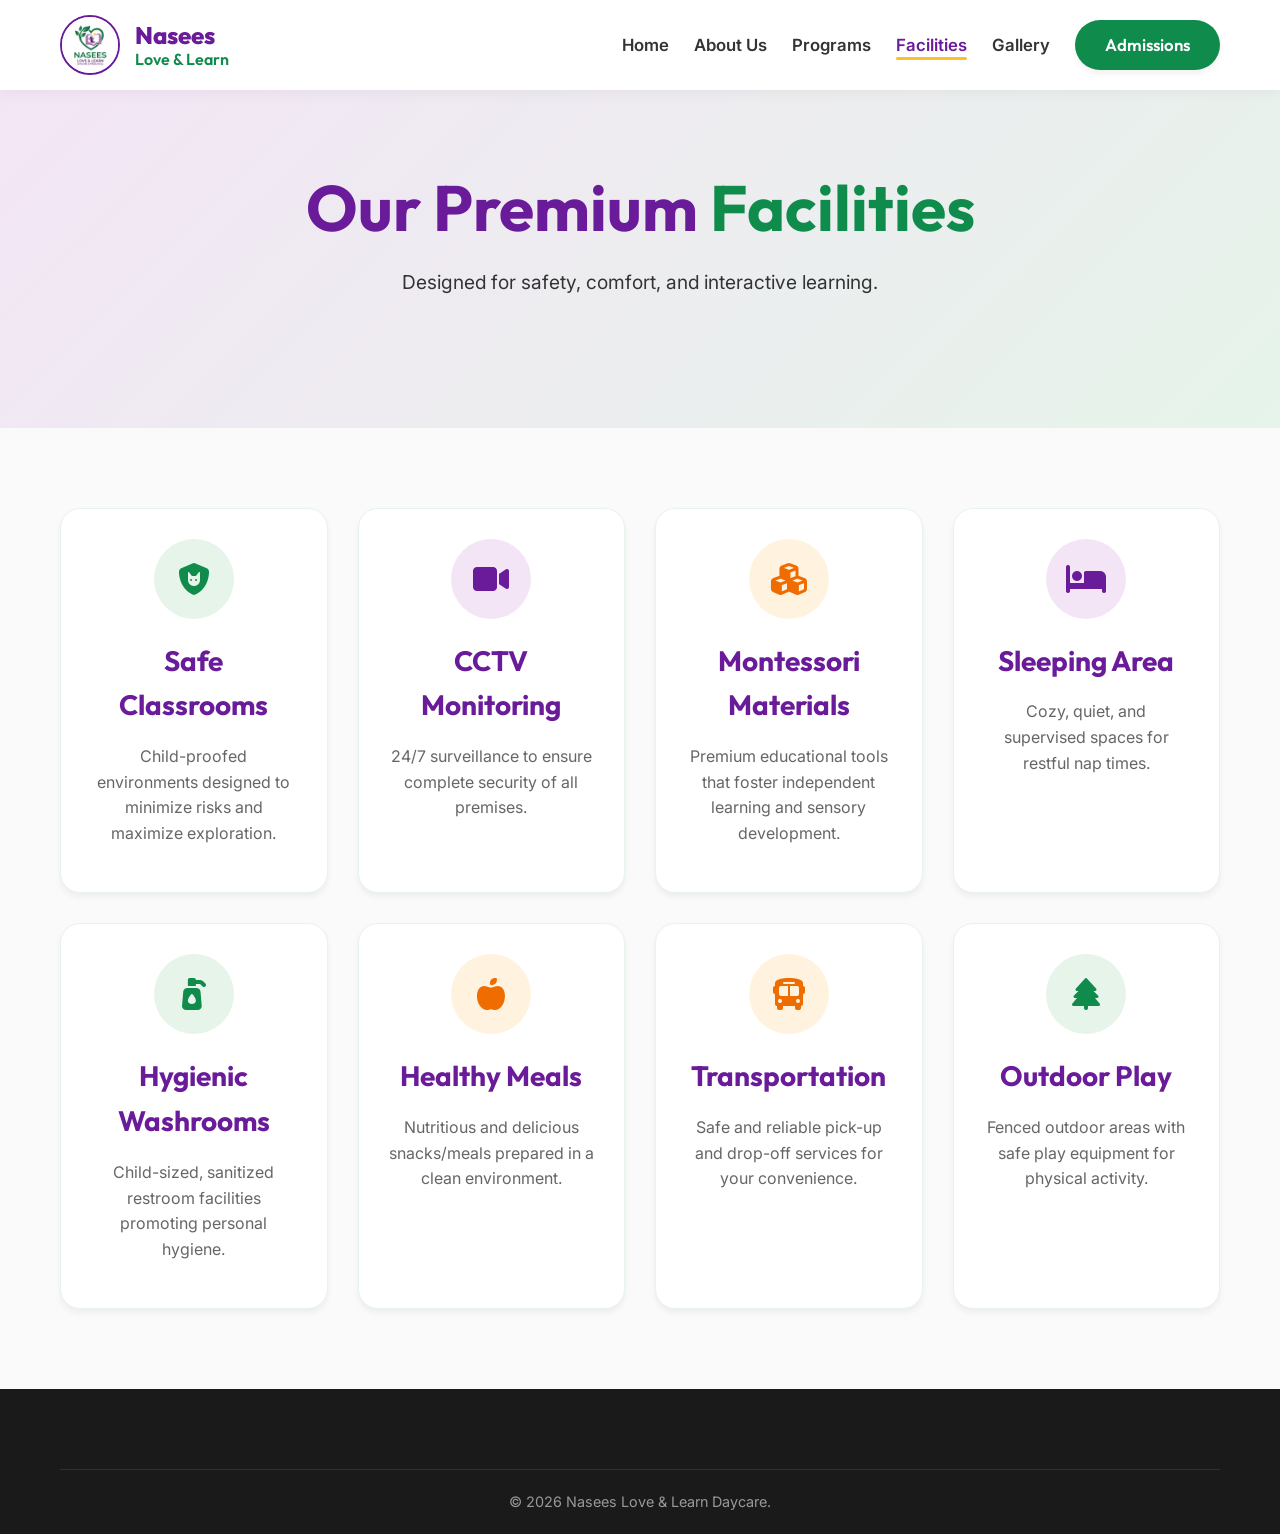
<file: facilities.html>
<!DOCTYPE html>
<html lang="en">
<head>
    <meta charset="UTF-8">
    <meta name="viewport" content="width=device-width, initial-scale=1.0">
    <title>Facilities | Nasees Love & Learn Daycare</title>
    <link href="https://fonts.googleapis.com/css2?family=Inter:wght@400;500;600&family=Outfit:wght@400;600;700;800&display=swap" rel="stylesheet">
    <link rel="stylesheet" href="https://cdnjs.cloudflare.com/ajax/libs/font-awesome/6.4.0/css/all.min.css">
    <link rel="stylesheet" href="style.css">
</head>
<body>

    <header>
        <div class="navbar">
            <a href="index.html" class="logo-container">
                <img src="logo.png" alt="Nasees Daycare Logo" class="logo-img" onerror="this.src='https://placehold.co/100x100/0f8b4c/ffffff?text=Logo'">
                <div class="logo-text">Nasees <span>Love & Learn</span></div>
            </a>
            <ul class="nav-links">
                <li><a href="index.html">Home</a></li>
                <li><a href="about.html">About Us</a></li>
                <li><a href="programs.html">Programs</a></li>
                <li><a href="facilities.html" class="active">Facilities</a></li>
                <li><a href="gallery.html">Gallery</a></li>
                <li><a href="admissions.html" class="btn btn-primary" style="color: white;">Admissions</a></li>
            </ul>
            <button class="mobile-menu-btn"><i class="fas fa-bars"></i></button>
        </div>
    </header>

    <section class="hero" style="padding: 80px 0 100px; text-align: center;">
        <div class="container">
            <h1>Our Premium <span>Facilities</span></h1>
            <p>Designed for safety, comfort, and interactive learning.</p>
        </div>
    </section>

    <section class="section-padding bg-white">
        <div class="container">
            <div class="facilities-grid">
                <div class="facility-card">
                    <div class="facility-icon"><i class="fas fa-shield-cat"></i></div>
                    <h3>Safe Classrooms</h3>
                    <p>Child-proofed environments designed to minimize risks and maximize exploration.</p>
                </div>
                <div class="facility-card">
                    <div class="facility-icon" style="background: var(--light-purple); color: var(--primary-purple);"><i class="fas fa-video"></i></div>
                    <h3>CCTV Monitoring</h3>
                    <p>24/7 surveillance to ensure complete security of all premises.</p>
                </div>
                <div class="facility-card">
                    <div class="facility-icon" style="background: #fff3e0; color: #ef6c00;"><i class="fas fa-cubes"></i></div>
                    <h3>Montessori Materials</h3>
                    <p>Premium educational tools that foster independent learning and sensory development.</p>
                </div>
                <div class="facility-card">
                    <div class="facility-icon" style="background: var(--light-purple); color: var(--primary-purple);"><i class="fas fa-bed"></i></div>
                    <h3>Sleeping Area</h3>
                    <p>Cozy, quiet, and supervised spaces for restful nap times.</p>
                </div>
                <div class="facility-card">
                    <div class="facility-icon"><i class="fas fa-pump-soap"></i></div>
                    <h3>Hygienic Washrooms</h3>
                    <p>Child-sized, sanitized restroom facilities promoting personal hygiene.</p>
                </div>
                <div class="facility-card">
                    <div class="facility-icon" style="background: #fff3e0; color: #ef6c00;"><i class="fas fa-apple-whole"></i></div>
                    <h3>Healthy Meals</h3>
                    <p>Nutritious and delicious snacks/meals prepared in a clean environment.</p>
                </div>
                <div class="facility-card">
                    <div class="facility-icon" style="background: #fff3e0; color: #ef6c00;"><i class="fas fa-bus"></i></div>
                    <h3>Transportation</h3>
                    <p>Safe and reliable pick-up and drop-off services for your convenience.</p>
                </div>
                <div class="facility-card">
                    <div class="facility-icon"><i class="fas fa-tree"></i></div>
                    <h3>Outdoor Play</h3>
                    <p>Fenced outdoor areas with safe play equipment for physical activity.</p>
                </div>
            </div>
        </div>
    </section>

    <footer>
        <div class="container text-center">
            <div class="copyright">&copy; <span id="year"></span> Nasees Love & Learn Daycare.</div>
        </div>
    </footer>
    <script>
        document.getElementById('year').textContent = new Date().getFullYear();
        const mobileMenuBtn = document.querySelector('.mobile-menu-btn');
        const navLinks = document.querySelector('.nav-links');
        if(mobileMenuBtn) {
            mobileMenuBtn.addEventListener('click', () => { navLinks.classList.toggle('active'); });
        }
    </script>
</body>
</html>
</file>
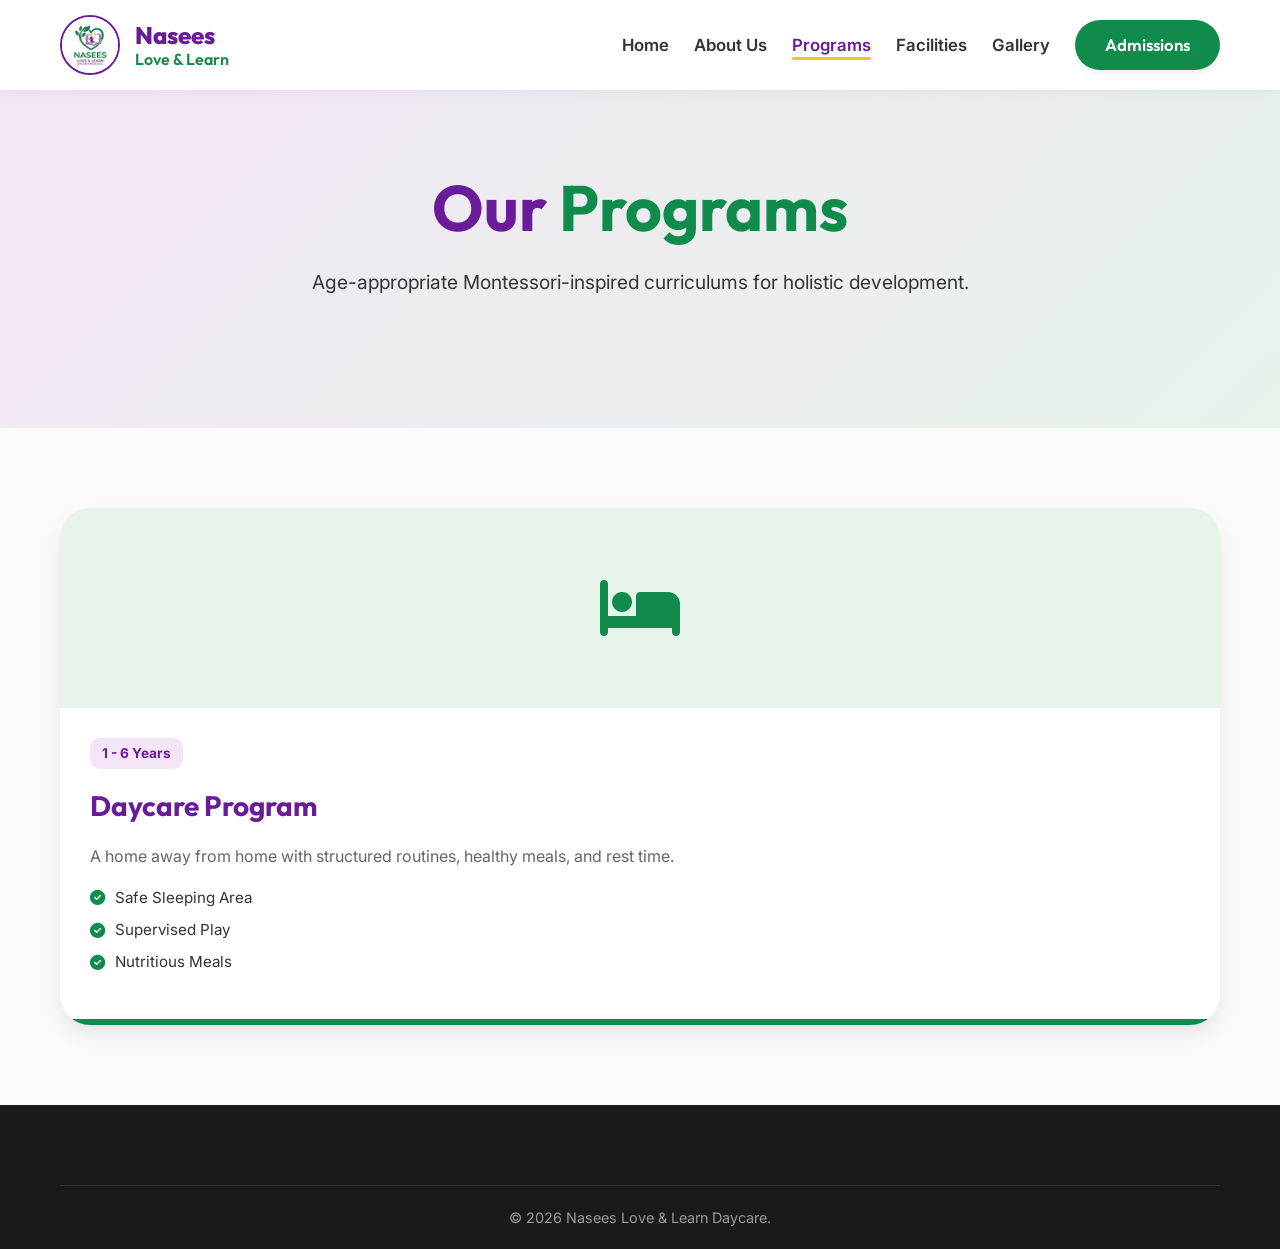
<file: programs.html>
<!DOCTYPE html>
<html lang="en">
<head>
    <meta charset="UTF-8">
    <meta name="viewport" content="width=device-width, initial-scale=1.0">
    <title>Programs | Nasees Love & Learn Daycare</title>
    <link href="https://fonts.googleapis.com/css2?family=Inter:wght@400;500;600&family=Outfit:wght@400;600;700;800&display=swap" rel="stylesheet">
    <link rel="stylesheet" href="https://cdnjs.cloudflare.com/ajax/libs/font-awesome/6.4.0/css/all.min.css">
    <link rel="stylesheet" href="style.css">
</head>
<body>

    <header>
        <div class="navbar">
            <a href="index.html" class="logo-container">
                <img src="logo.png" alt="Nasees Daycare Logo" class="logo-img" onerror="this.src='https://placehold.co/100x100/0f8b4c/ffffff?text=Logo'">
                <div class="logo-text">Nasees <span>Love & Learn</span></div>
            </a>
            <ul class="nav-links">
                <li><a href="index.html">Home</a></li>
                <li><a href="about.html">About Us</a></li>
                <li><a href="programs.html" class="active">Programs</a></li>
                <li><a href="facilities.html">Facilities</a></li>
                <li><a href="gallery.html">Gallery</a></li>
                <li><a href="admissions.html" class="btn btn-primary" style="color: white;">Admissions</a></li>
            </ul>
            <button class="mobile-menu-btn"><i class="fas fa-bars"></i></button>
        </div>
    </header>

    <section class="hero" style="padding: 80px 0 100px; text-align: center;">
        <div class="container">
            <h1>Our <span>Programs</span></h1>
            <p>Age-appropriate Montessori-inspired curriculums for holistic development.</p>
        </div>
    </section>

    <section class="section-padding bg-white">
        <div class="container">
            <div class="programs-grid">
                <!-- Daycare Program -->
                <div class="program-card">
                    <div class="program-img"><i class="fas fa-bed"></i></div>
                    <div class="program-content">
                        <span class="program-age">1 - 6 Years</span>
                        <h3 class="text-purple">Daycare Program</h3>
                        <p>A home away from home with structured routines, healthy meals, and rest time.</p>
                        <ul class="program-features">
                            <li><i class="fas fa-check-circle"></i> Safe Sleeping Area</li>
                            <li><i class="fas fa-check-circle"></i> Supervised Play</li>
                            <li><i class="fas fa-check-circle"></i> Nutritious Meals</li>
                        </ul>
                    </div>
                </div>
            </div>
        </div>
    </section>

    <footer>
        <div class="container text-center">
            <div class="copyright">&copy; <span id="year"></span> Nasees Love & Learn Daycare.</div>
        </div>
    </footer>
    <script>
        document.getElementById('year').textContent = new Date().getFullYear();
        const mobileMenuBtn = document.querySelector('.mobile-menu-btn');
        const navLinks = document.querySelector('.nav-links');
        if(mobileMenuBtn) {
            mobileMenuBtn.addEventListener('click', () => { navLinks.classList.toggle('active'); });
        }
    </script>
</body>
</html>
</file>
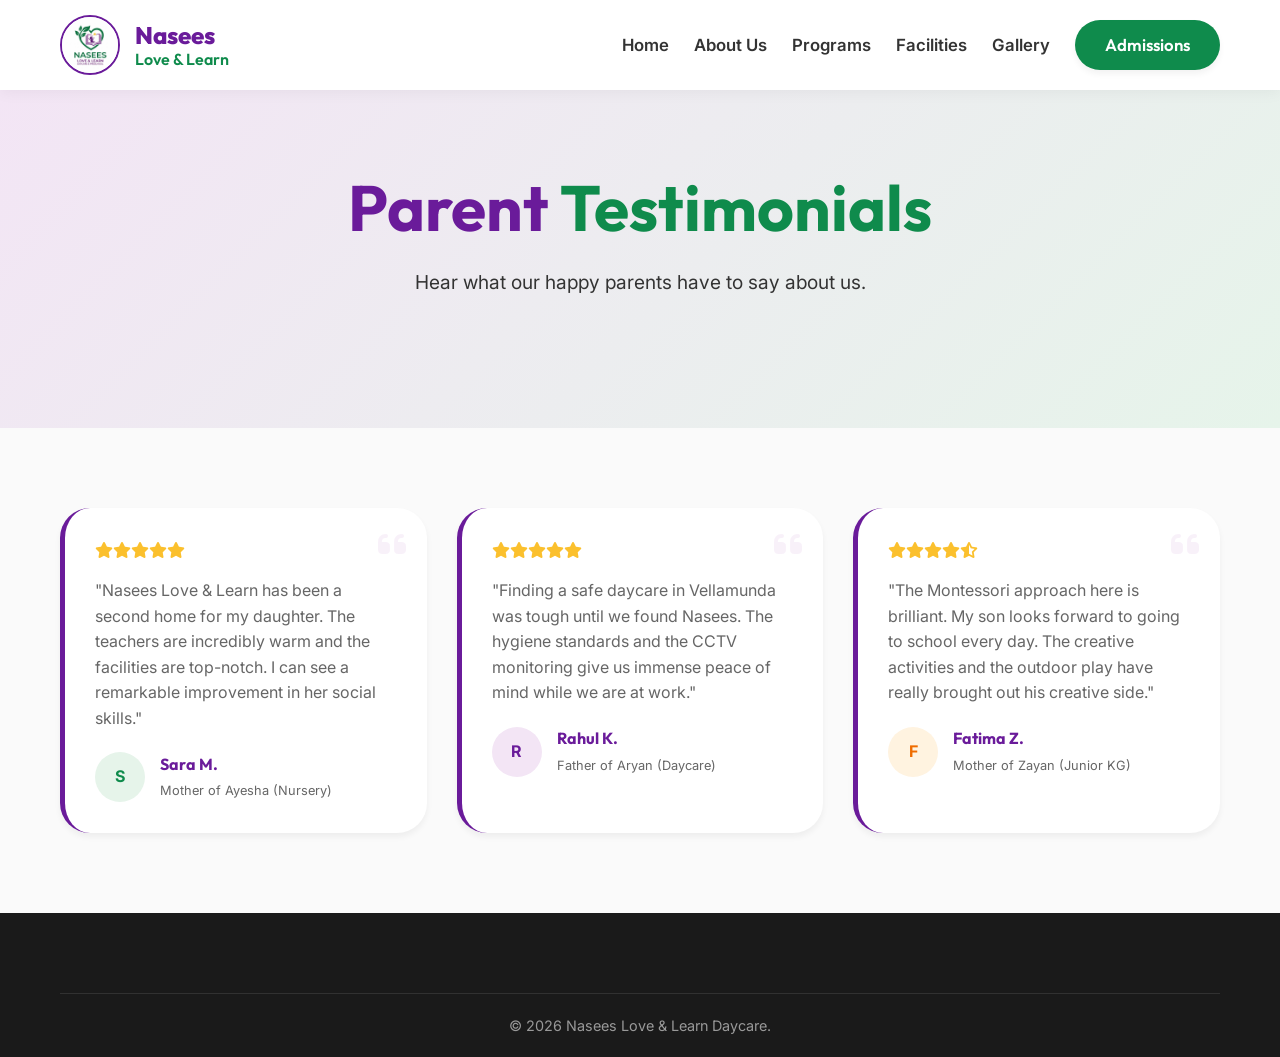
<file: testimonials.html>
<!DOCTYPE html>
<html lang="en">
<head>
    <meta charset="UTF-8">
    <meta name="viewport" content="width=device-width, initial-scale=1.0">
    <title>Testimonials | Nasees Love & Learn Daycare</title>
    <link href="https://fonts.googleapis.com/css2?family=Inter:wght@400;500;600&family=Outfit:wght@400;600;700;800&display=swap" rel="stylesheet">
    <link rel="stylesheet" href="https://cdnjs.cloudflare.com/ajax/libs/font-awesome/6.4.0/css/all.min.css">
    <link rel="stylesheet" href="style.css">
    <style>
        .testimonial-grid {
            display: grid;
            grid-template-columns: repeat(auto-fit, minmax(300px, 1fr));
            gap: 30px;
        }
        .testimonial-card {
            background: var(--white);
            padding: 30px;
            border-radius: var(--rounded-lg);
            box-shadow: var(--shadow-sm);
            border-left: 5px solid var(--primary-purple);
            position: relative;
        }
        .testimonial-card i.fa-quote-left {
            position: absolute;
            top: 20px;
            right: 20px;
            font-size: 2rem;
            color: var(--light-purple);
            opacity: 0.5;
        }
        .stars {
            color: var(--primary-yellow);
            margin-bottom: 15px;
        }
        .parent-info {
            display: flex;
            align-items: center;
            gap: 15px;
            margin-top: 20px;
        }
        .parent-info img {
            width: 50px;
            height: 50px;
            border-radius: 50%;
            object-fit: cover;
        }
    </style>
</head>
<body>

    <header>
        <div class="navbar">
            <a href="index.html" class="logo-container">
                <img src="logo.png" alt="Nasees Daycare Logo" class="logo-img" onerror="this.src='https://placehold.co/100x100/0f8b4c/ffffff?text=Logo'">
                <div class="logo-text">Nasees <span>Love & Learn</span></div>
            </a>
            <ul class="nav-links">
                <li><a href="index.html">Home</a></li>
                <li><a href="about.html">About Us</a></li>
                <li><a href="programs.html">Programs</a></li>
                <li><a href="facilities.html">Facilities</a></li>
                <li><a href="gallery.html">Gallery</a></li>
                <li><a href="admissions.html" class="btn btn-primary" style="color: white;">Admissions</a></li>
            </ul>
            <button class="mobile-menu-btn"><i class="fas fa-bars"></i></button>
        </div>
    </header>

    <section class="hero" style="padding: 80px 0 100px; text-align: center;">
        <div class="container">
            <h1>Parent <span>Testimonials</span></h1>
            <p>Hear what our happy parents have to say about us.</p>
        </div>
    </section>

    <section class="section-padding bg-white">
        <div class="container testimonial-grid">
            
            <div class="testimonial-card">
                <i class="fas fa-quote-left"></i>
                <div class="stars">
                    <i class="fas fa-star"></i><i class="fas fa-star"></i><i class="fas fa-star"></i><i class="fas fa-star"></i><i class="fas fa-star"></i>
                </div>
                <p>"Nasees Love & Learn has been a second home for my daughter. The teachers are incredibly warm and the facilities are top-notch. I can see a remarkable improvement in her social skills."</p>
                <div class="parent-info">
                    <div style="width: 50px; height: 50px; border-radius: 50%; background: var(--light-green); display: flex; align-items: center; justify-content: center; font-weight: bold; color: var(--primary-green);">S</div>
                    <div>
                        <h4 style="margin: 0; font-size: 1rem;">Sara M.</h4>
                        <span style="font-size: 0.8rem; color: #666;">Mother of Ayesha (Nursery)</span>
                    </div>
                </div>
            </div>

            <div class="testimonial-card">
                <i class="fas fa-quote-left"></i>
                <div class="stars">
                    <i class="fas fa-star"></i><i class="fas fa-star"></i><i class="fas fa-star"></i><i class="fas fa-star"></i><i class="fas fa-star"></i>
                </div>
                <p>"Finding a safe daycare in Vellamunda was tough until we found Nasees. The hygiene standards and the CCTV monitoring give us immense peace of mind while we are at work."</p>
                <div class="parent-info">
                    <div style="width: 50px; height: 50px; border-radius: 50%; background: var(--light-purple); display: flex; align-items: center; justify-content: center; font-weight: bold; color: var(--primary-purple);">R</div>
                    <div>
                        <h4 style="margin: 0; font-size: 1rem;">Rahul K.</h4>
                        <span style="font-size: 0.8rem; color: #666;">Father of Aryan (Daycare)</span>
                    </div>
                </div>
            </div>

            <div class="testimonial-card">
                <i class="fas fa-quote-left"></i>
                <div class="stars">
                    <i class="fas fa-star"></i><i class="fas fa-star"></i><i class="fas fa-star"></i><i class="fas fa-star"></i><i class="fas fa-star-half-alt"></i>
                </div>
                <p>"The Montessori approach here is brilliant. My son looks forward to going to school every day. The creative activities and the outdoor play have really brought out his creative side."</p>
                <div class="parent-info">
                    <div style="width: 50px; height: 50px; border-radius: 50%; background: #fff3e0; display: flex; align-items: center; justify-content: center; font-weight: bold; color: #ef6c00;">F</div>
                    <div>
                        <h4 style="margin: 0; font-size: 1rem;">Fatima Z.</h4>
                        <span style="font-size: 0.8rem; color: #666;">Mother of Zayan (Junior KG)</span>
                    </div>
                </div>
            </div>

        </div>
    </section>

    <footer>
        <div class="container text-center">
            <div class="copyright">&copy; <span id="year"></span> Nasees Love & Learn Daycare.</div>
        </div>
    </footer>
    <script>
        document.getElementById('year').textContent = new Date().getFullYear();
        const mobileMenuBtn = document.querySelector('.mobile-menu-btn');
        const navLinks = document.querySelector('.nav-links');
        if(mobileMenuBtn) {
            mobileMenuBtn.addEventListener('click', () => { navLinks.classList.toggle('active'); });
        }
    </script>
</body>
</html>
</file>
<file: style.css>
:root {
  --primary-green: #0f8b4c;
  --primary-purple: #6a1b9a;
  --primary-yellow: #fbc02d;
  --light-green: #e6f4ea;
  --light-purple: #f3e5f5;
  --light-yellow: #fff9c4;
  --text-dark: #333333;
  --text-light: #666666;
  --white: #ffffff;
  --bg-color: #fafafa;
  --rounded-sm: 10px;
  --rounded-md: 20px;
  --rounded-lg: 30px;
  --rounded-full: 999px;
  --shadow-sm: 0 4px 6px rgba(0, 0, 0, 0.05);
  --shadow-md: 0 10px 20px rgba(0, 0, 0, 0.08);
  --shadow-lg: 0 20px 40px rgba(0, 0, 0, 0.12);
  --transition: all 0.3s cubic-bezier(0.25, 0.8, 0.25, 1);
  --font-heading: 'Outfit', 'Nunito', sans-serif;
  --font-body: 'Inter', 'Roboto', sans-serif;
}

* {
  margin: 0;
  padding: 0;
  box-sizing: border-box;
}

html {
  scroll-behavior: smooth;
  font-size: 16px;
}

body {
  font-family: var(--font-body);
  color: var(--text-dark);
  background-color: var(--bg-color);
  line-height: 1.6;
  overflow-x: hidden;
}

h1, h2, h3, h4, h5, h6 {
  font-family: var(--font-heading);
  font-weight: 700;
  color: var(--primary-purple);
  margin-bottom: 1rem;
}

h1 { font-size: 3.5rem; line-height: 1.2; }
h2 { font-size: 2.5rem; position: relative; display: inline-block; }
h3 { font-size: 1.75rem; }

p {
  color: var(--text-light);
  margin-bottom: 1rem;
}

a {
  text-decoration: none;
  color: inherit;
  transition: var(--transition);
}

ul {
  list-style: none;
}

img {
  max-width: 100%;
  height: auto;
  border-radius: var(--rounded-md);
}

.container {
  width: 100%;
  max-width: 1200px;
  margin: 0 auto;
  padding: 0 20px;
}

.section-padding {
  padding: 80px 0;
}

/* Typography Enhancements */
.text-center { text-align: center; }
.text-green { color: var(--primary-green) !important; }
.text-purple { color: var(--primary-purple) !important; }
.text-yellow { color: var(--primary-yellow) !important; }

/* Section Title Styling */
.section-title {
  text-align: center;
  margin-bottom: 50px;
}
.section-title h2 {
  color: var(--primary-purple);
}
.section-title h2::after {
  content: '';
  position: absolute;
  bottom: -10px;
  left: 50%;
  transform: translateX(-50%);
  width: 80px;
  height: 6px;
  background-color: var(--primary-yellow);
  border-radius: var(--rounded-full);
}
.section-title p {
  margin-top: 20px;
  font-size: 1.1rem;
  max-width: 600px;
  margin-inline: auto;
}

/* Buttons */
.btn {
  display: inline-block;
  padding: 12px 30px;
  border-radius: var(--rounded-full);
  font-weight: 600;
  font-family: var(--font-heading);
  text-transform: capitalize;
  cursor: pointer;
  border: none;
  transition: var(--transition);
  font-size: 1.1rem;
  box-shadow: var(--shadow-sm);
}

.btn:hover {
  transform: translateY(-3px);
  box-shadow: var(--shadow-md);
}

.btn-primary {
  background-color: var(--primary-green);
  color: var(--white);
}

.btn-primary:hover {
  background-color: #0b703c;
  color: var(--white);
}

.btn-secondary {
  background-color: var(--primary-purple);
  color: var(--white);
}

.btn-secondary:hover {
  background-color: #55157c;
  color: var(--white);
}

.btn-yellow {
  background-color: var(--primary-yellow);
  color: var(--text-dark);
}

.btn-yellow:hover {
  background-color: #e5af28;
}

.btn-outline {
  background-color: transparent;
  border: 2px solid var(--primary-purple);
  color: var(--primary-purple);
}
.btn-outline:hover {
  background-color: var(--primary-purple);
  color: var(--white);
}

/* Header & Navbar */
header {
  background-color: rgba(255, 255, 255, 0.95);
  backdrop-filter: blur(10px);
  position: sticky;
  top: 0;
  z-index: 1000;
  box-shadow: 0 2px 15px rgba(0, 0, 0, 0.05);
  transition: var(--transition);
}

.navbar {
  display: flex;
  justify-content: space-between;
  align-items: center;
  padding: 15px 20px;
  max-width: 1200px;
  margin: 0 auto;
}

.logo-container {
  display: flex;
  align-items: center;
  gap: 15px;
}

.logo-img {
  width: 60px;
  height: 60px;
  object-fit: cover;
  border-radius: 50%;
  border: 2px solid var(--primary-purple);
}

.logo-text {
  font-family: var(--font-heading);
  font-weight: 800;
  font-size: 1.5rem;
  color: var(--primary-purple);
  line-height: 1.2;
}
.logo-text span {
  color: var(--primary-green);
  display: block;
  font-size: 1rem;
  font-weight: 600;
}

.nav-links {
  display: flex;
  gap: 25px;
  align-items: center;
}

.nav-links li a {
  font-weight: 600;
  color: var(--text-dark);
  font-size: 1.05rem;
  position: relative;
}

.nav-links li a::after {
  content: '';
  position: absolute;
  bottom: -5px;
  left: 0;
  width: 0;
  height: 3px;
  background-color: var(--primary-yellow);
  transition: var(--transition);
  border-radius: var(--rounded-full);
}

.nav-links li a:hover, .nav-links li a.active {
  color: var(--primary-purple);
}

.nav-links li a:hover::after, .nav-links li a.active::after {
  width: 100%;
}

.mobile-menu-btn {
  display: none;
  font-size: 1.8rem;
  color: var(--primary-purple);
  cursor: pointer;
  background: none;
  border: none;
}

/* Floating Elements & Animations */
.floating {
  animation: float 6s ease-in-out infinite;
}
.floating-slow {
  animation: float 8s ease-in-out infinite reverse;
}
.floating-fast {
  animation: float 4s ease-in-out infinite;
}

@keyframes float {
  0% { transform: translateY(0px) rotate(0deg); }
  50% { transform: translateY(-20px) rotate(5deg); }
  100% { transform: translateY(0px) rotate(0deg); }
}

@keyframes pulse {
  0% { transform: scale(1); box-shadow: 0 0 0 0 rgba(15, 139, 76, 0.7); }
  70% { transform: scale(1.05); box-shadow: 0 0 0 15px rgba(15, 139, 76, 0); }
  100% { transform: scale(1); box-shadow: 0 0 0 0 rgba(15, 139, 76, 0); }
}

/* Shape Dividers */
.custom-shape-divider-bottom {
    position: absolute;
    bottom: 0;
    left: 0;
    width: 100%;
    overflow: hidden;
    line-height: 0;
    transform: rotate(180deg);
}

.custom-shape-divider-bottom svg {
    position: relative;
    display: block;
    width: calc(100% + 1.3px);
    height: 60px;
}

.custom-shape-divider-bottom .shape-fill {
    fill: var(--bg-color);
}

/* Hero Section */
.hero {
  position: relative;
  background: linear-gradient(135deg, var(--light-purple) 0%, var(--light-green) 100%);
  padding: 120px 0 160px;
  overflow: hidden;
}

.hero-container {
  display: flex;
  align-items: center;
  gap: 50px;
  position: relative;
  z-index: 2;
}

.hero-content {
  flex: 1;
}

.hero-tag {
  display: inline-block;
  background-color: var(--primary-yellow);
  padding: 8px 16px;
  border-radius: var(--rounded-full);
  font-weight: 700;
  color: var(--primary-purple);
  margin-bottom: 20px;
  font-size: 0.9rem;
  text-transform: uppercase;
  letter-spacing: 1px;
}

.hero h1 {
  font-size: 4rem;
  color: var(--primary-purple);
  margin-bottom: 20px;
}
.hero h1 span {
  color: var(--primary-green);
}

.hero p {
  font-size: 1.2rem;
  margin-bottom: 30px;
  color: var(--text-dark);
}

.hero-btns {
  display: flex;
  gap: 15px;
}

.hero-image {
  flex: 1;
  position: relative;
}

.hero-image img {
  width: 100%;
  border-radius: var(--rounded-lg);
  box-shadow: var(--shadow-lg);
  border: 10px solid var(--white);
  transform: rotate(2deg);
  transition: var(--transition);
}

.hero-image:hover img {
  transform: rotate(0deg) scale(1.02);
}

/* Trust Badges */
.trust-badges {
  position: absolute;
  bottom: -40px;
  left: 50%;
  transform: translateX(-50%);
  display: flex;
  gap: 20px;
  width: 100%;
  justify-content: center;
  z-index: 10;
}

.badge {
  background-color: var(--white);
  padding: 15px 25px;
  border-radius: var(--rounded-full);
  box-shadow: var(--shadow-md);
  display: flex;
  align-items: center;
  gap: 10px;
  font-weight: 700;
  color: var(--primary-purple);
  font-family: var(--font-heading);
}

.badge i {
  color: var(--primary-green);
  font-size: 1.5rem;
}

/* About Section */
.about {
  background-color: var(--white);
}

.about-grid {
  display: grid;
  grid-template-columns: 1fr 1fr;
  gap: 60px;
  align-items: center;
}

.about-img {
  position: relative;
}

.about-img::before {
  content: '';
  position: absolute;
  top: -20px;
  left: -20px;
  width: 100%;
  height: 100%;
  border-radius: var(--rounded-lg);
  background-color: var(--light-green);
  z-index: 0;
}

.about-img img {
  position: relative;
  z-index: 1;
  border-radius: var(--rounded-lg);
  box-shadow: var(--shadow-md);
}

.about-features {
  display: grid;
  grid-template-columns: 1fr 1fr;
  gap: 20px;
  margin-top: 30px;
}

.feature-item {
  display: flex;
  align-items: center;
  gap: 15px;
}

.feature-icon {
  width: 50px;
  height: 50px;
  border-radius: 50%;
  background-color: var(--light-purple);
  color: var(--primary-purple);
  display: flex;
  justify-content: center;
  align-items: center;
  font-size: 1.5rem;
}

.feature-item h4 {
  margin-bottom: 0;
  font-size: 1.1rem;
}

/* Programs Section */
.programs {
  background-color: var(--light-yellow);
}

.programs-grid {
  display: grid;
  grid-template-columns: repeat(auto-fit, minmax(300px, 1fr));
  gap: 30px;
}

.program-card {
  background-color: var(--white);
  border-radius: var(--rounded-lg);
  overflow: hidden;
  box-shadow: var(--shadow-md);
  transition: var(--transition);
  position: relative;
  top: 0;
}

.program-card:hover {
  top: -10px;
  box-shadow: var(--shadow-lg);
}

.program-card::after {
  content: '';
  position: absolute;
  bottom: 0;
  left: 0;
  width: 100%;
  height: 6px;
  background: var(--primary-green);
}

.program-card:nth-child(2n)::after { background: var(--primary-purple); }
.program-card:nth-child(3n)::after { background: var(--primary-yellow); }

.program-img {
  height: 200px;
  background-color: var(--light-green);
  display: flex;
  justify-content: center;
  align-items: center;
  font-size: 4rem;
  color: var(--primary-green);
}

.program-card:nth-child(2n) .program-img { background-color: var(--light-purple); color: var(--primary-purple); }
.program-card:nth-child(3n) .program-img { background-color: #fff3e0; color: #ef6c00; }

.program-content {
  padding: 30px;
}

.program-age {
  display: inline-block;
  background-color: var(--light-purple);
  color: var(--primary-purple);
  padding: 5px 12px;
  border-radius: var(--rounded-sm);
  font-size: 0.85rem;
  font-weight: 700;
  margin-bottom: 15px;
}

.program-card h3 {
  margin-bottom: 15px;
}

.program-features {
  margin-bottom: 20px;
}

.program-features li {
  display: flex;
  align-items: center;
  gap: 10px;
  margin-bottom: 8px;
  font-size: 0.95rem;
}

.program-features li i {
  color: var(--primary-green);
}

/* Call to Action Section */
.cta-section {
  background: linear-gradient(135deg, var(--primary-green) 0%, #0b703c 100%);
  color: var(--white);
  text-align: center;
  padding: 80px 0;
  position: relative;
  overflow: hidden;
}

.cta-section h2, .cta-section p {
  color: var(--white);
}

.cta-section .btn-yellow {
  margin-top: 20px;
  padding: 15px 40px;
  font-size: 1.2rem;
  animation: pulse 2s infinite;
}

/* Footer */
footer {
  background-color: #1a1a1a;
  color: #f1f1f1;
  padding: 80px 0 20px;
}

.footer-grid {
  display: grid;
  grid-template-columns: 2fr 1fr 1fr 1.5fr;
  gap: 40px;
  margin-bottom: 50px;
}

.footer-logo {
  display: flex;
  align-items: center;
  gap: 15px;
  margin-bottom: 20px;
}

.footer-logo .logo-text {
  color: var(--white);
}
.footer-logo .logo-text span {
  color: var(--primary-yellow);
}

.footer-about p {
  color: #cccccc;
  margin-bottom: 20px;
}

.social-links {
  display: flex;
  gap: 15px;
}

.social-links a {
  display: flex;
  justify-content: center;
  align-items: center;
  width: 40px;
  height: 40px;
  background-color: rgba(255, 255, 255, 0.1);
  border-radius: 50%;
  color: var(--white);
}

.social-links a:hover {
  background-color: var(--primary-yellow);
  color: var(--text-dark);
  transform: translateY(-3px);
}

.footer-links h4, .footer-contact h4 {
  color: var(--white);
  margin-bottom: 20px;
  position: relative;
  padding-bottom: 10px;
}

.footer-links h4::after, .footer-contact h4::after {
  content: '';
  position: absolute;
  bottom: 0;
  left: 0;
  width: 40px;
  height: 3px;
  background-color: var(--primary-green);
  border-radius: var(--rounded-full);
}

.footer-links ul li {
  margin-bottom: 12px;
}

.footer-links ul li a {
  color: #cccccc;
}

.footer-links ul li a:hover {
  color: var(--primary-yellow);
  padding-left: 5px;
}

.contact-info li {
  display: flex;
  gap: 15px;
  margin-bottom: 15px;
  color: #cccccc;
}

.contact-info li i {
  color: var(--primary-yellow);
  font-size: 1.2rem;
  margin-top: 3px;
}

.copyright {
  text-align: center;
  padding-top: 20px;
  border-top: 1px solid rgba(255, 255, 255, 0.1);
  color: #999999;
  font-size: 0.9rem;
}

/* Floating Actions */
.floating-actions {
  position: fixed;
  bottom: 30px;
  right: 30px;
  display: flex;
  flex-direction: column;
  gap: 15px;
  z-index: 999;
}

.float-btn {
  width: 60px;
  height: 60px;
  border-radius: 50%;
  display: flex;
  justify-content: center;
  align-items: center;
  color: var(--white);
  font-size: 1.8rem;
  box-shadow: var(--shadow-lg);
  transition: var(--transition);
}

.float-btn:hover {
  transform: scale(1.1);
}

.whatsapp-btn {
  background-color: #25d366;
}

.call-btn {
  background-color: var(--primary-purple);
}

/* Responsive Design */
@media (max-width: 992px) {
  .hero h1 { font-size: 3rem; }
  .hero-container { flex-direction: column; text-align: center; }
  .hero-btns { justify-content: center; }
  .trust-badges { flex-wrap: wrap; position: relative; bottom: 0; margin-top: 40px; }
  .about-grid { grid-template-columns: 1fr; }
  .about-img { margin-top: 40px; }
  .footer-grid { grid-template-columns: 1fr 1fr; }
}

@media (max-width: 768px) {
  .navbar { padding: 15px; }
  .nav-links {
    position: fixed;
    top: 90px;
    left: -100%;
    width: 100%;
    height: calc(100vh - 90px);
    background-color: var(--white);
    flex-direction: column;
    padding: 40px 20px;
    transition: var(--transition);
  }
  .nav-links.active { left: 0; }
  .mobile-menu-btn { display: block; }
  .hero h1 { font-size: 2.5rem; }
  .section-padding { padding: 60px 0; }
  .about-features { grid-template-columns: 1fr; }
  .footer-grid { grid-template-columns: 1fr; }
}

/* Facilities Section */
.facilities-grid {
  display: grid;
  grid-template-columns: repeat(auto-fit, minmax(250px, 1fr));
  gap: 30px;
}

.facility-card {
  background: var(--white);
  padding: 30px;
  border-radius: var(--rounded-md);
  text-align: center;
  box-shadow: var(--shadow-sm);
  transition: var(--transition);
  border: 1px solid var(--light-green);
}

.facility-card:hover {
  transform: translateY(-10px);
  box-shadow: var(--shadow-md);
  border-color: var(--primary-green);
}

.facility-icon {
  width: 80px;
  height: 80px;
  background: var(--light-green);
  border-radius: 50%;
  display: flex;
  align-items: center;
  justify-content: center;
  margin: 0 auto 20px;
  font-size: 2rem;
  color: var(--primary-green);
}

/* Gallery Overview */
.gallery-grid {
  display: grid;
  grid-template-columns: repeat(3, 1fr);
  gap: 20px;
}

.gallery-item {
  position: relative;
  border-radius: var(--rounded-md);
  overflow: hidden;
  aspect-ratio: 4/3;
}

.gallery-item img {
  width: 100%;
  height: 100%;
  object-fit: cover;
  transition: transform 0.5s;
}

.gallery-overlay {
  position: absolute;
  top: 0;
  left: 0;
  width: 100%;
  height: 100%;
  background: rgba(106, 27, 154, 0.8);
  display: flex;
  align-items: center;
  justify-content: center;
  opacity: 0;
  transition: opacity 0.3s;
}

.gallery-overlay i {
  color: var(--white);
  font-size: 2rem;
  transform: scale(0.5);
  transition: transform 0.3s;
}

.gallery-item:hover img {
  transform: scale(1.1);
}

.gallery-item:hover .gallery-overlay {
  opacity: 1;
}

.gallery-item:hover .gallery-overlay i {
  transform: scale(1);
}

@media (max-width: 768px) {
  .gallery-grid {
    grid-template-columns: repeat(2, 1fr);
  }
}
@media (max-width: 480px) {
  .gallery-grid {
    grid-template-columns: 1fr;
  }
}
</file>
